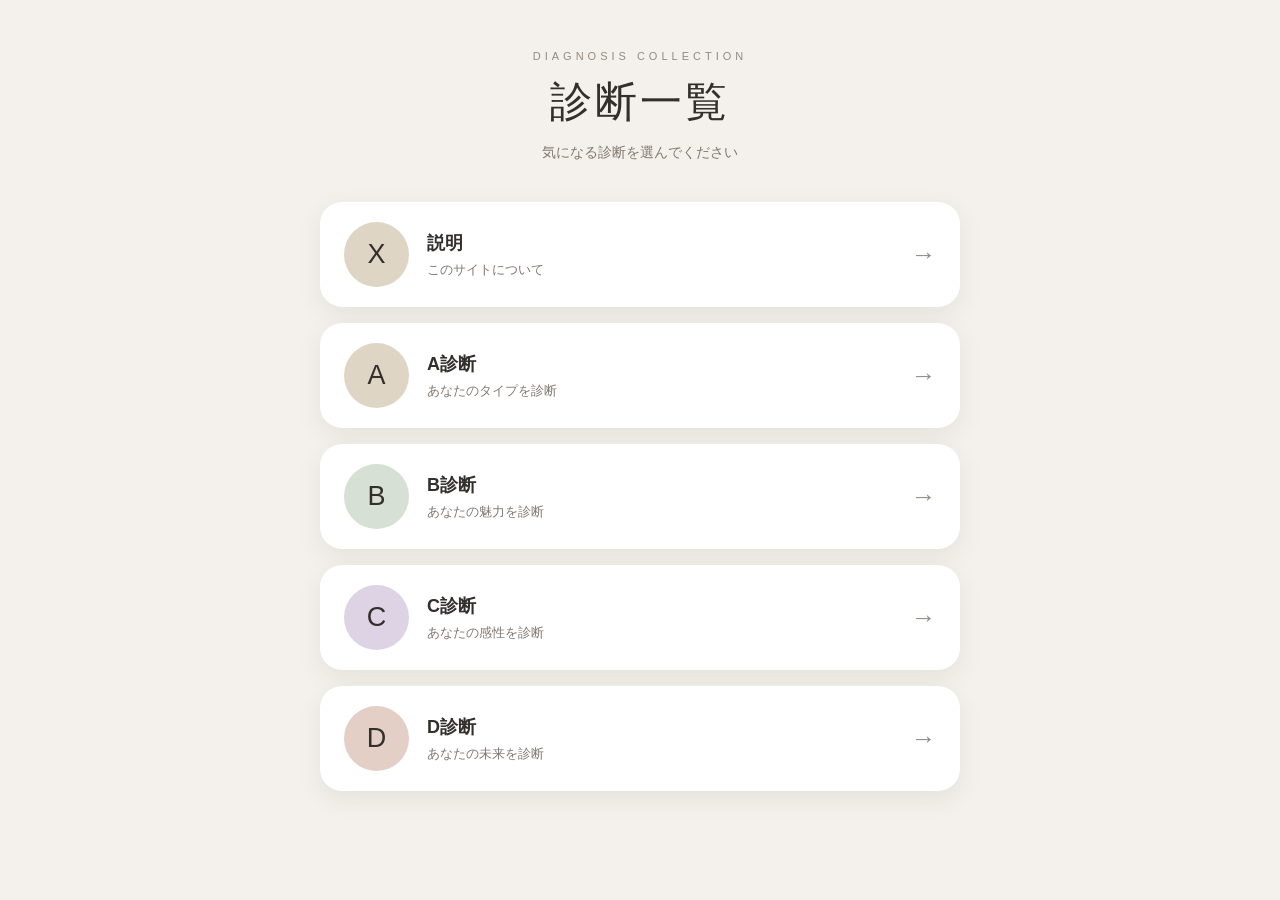
<file: index.html>
<!DOCTYPE html>
<html lang="ja">
<head>
  <meta charset="UTF-8">
  <meta name="viewport" content="width=device-width, initial-scale=1.0">
  <title>診断一覧</title>
  <link rel="stylesheet" href="index.css">
</head>

<body>

  <main class="home">

    <header class="home-header">
      <p class="eyebrow">DIAGNOSIS COLLECTION</p>
      <h1>診断一覧</h1>
      <p>気になる診断を選んでください</p>
    </header>


    <section class="menu">

      <a href="X/X1.html" class="menu-card card-a">
        <span class="letter">X</span>
        <div>
          <h2>説明</h2>
          <p>
          このサイトについて
          </p>
        </div>
        <span class="arrow">→</span>
      </a>
      
      <a href="A/A1.html" class="menu-card card-a">
        <span class="letter">A</span>
        <div>
          <h2>A診断</h2>
          <p>あなたのタイプを診断</p>
        </div>
        <span class="arrow">→</span>
      </a>


      <a href="B/B1.html" class="menu-card card-b">
        <span class="letter">B</span>
        <div>
          <h2>B診断</h2>
          <p>あなたの魅力を診断</p>
        </div>
        <span class="arrow">→</span>
      </a>


      <a href="C/C1.html" class="menu-card card-c">
        <span class="letter">C</span>
        <div>
          <h2>C診断</h2>
          <p>あなたの感性を診断</p>
        </div>
        <span class="arrow">→</span>
      </a>


      <a href="D/D1.html" class="menu-card card-d">
        <span class="letter">D</span>
        <div>
          <h2>D診断</h2>
          <p>あなたの未来を診断</p>
        </div>
        <span class="arrow">→</span>
      </a>

    </section>

  </main>

</body>
</html>
</file>
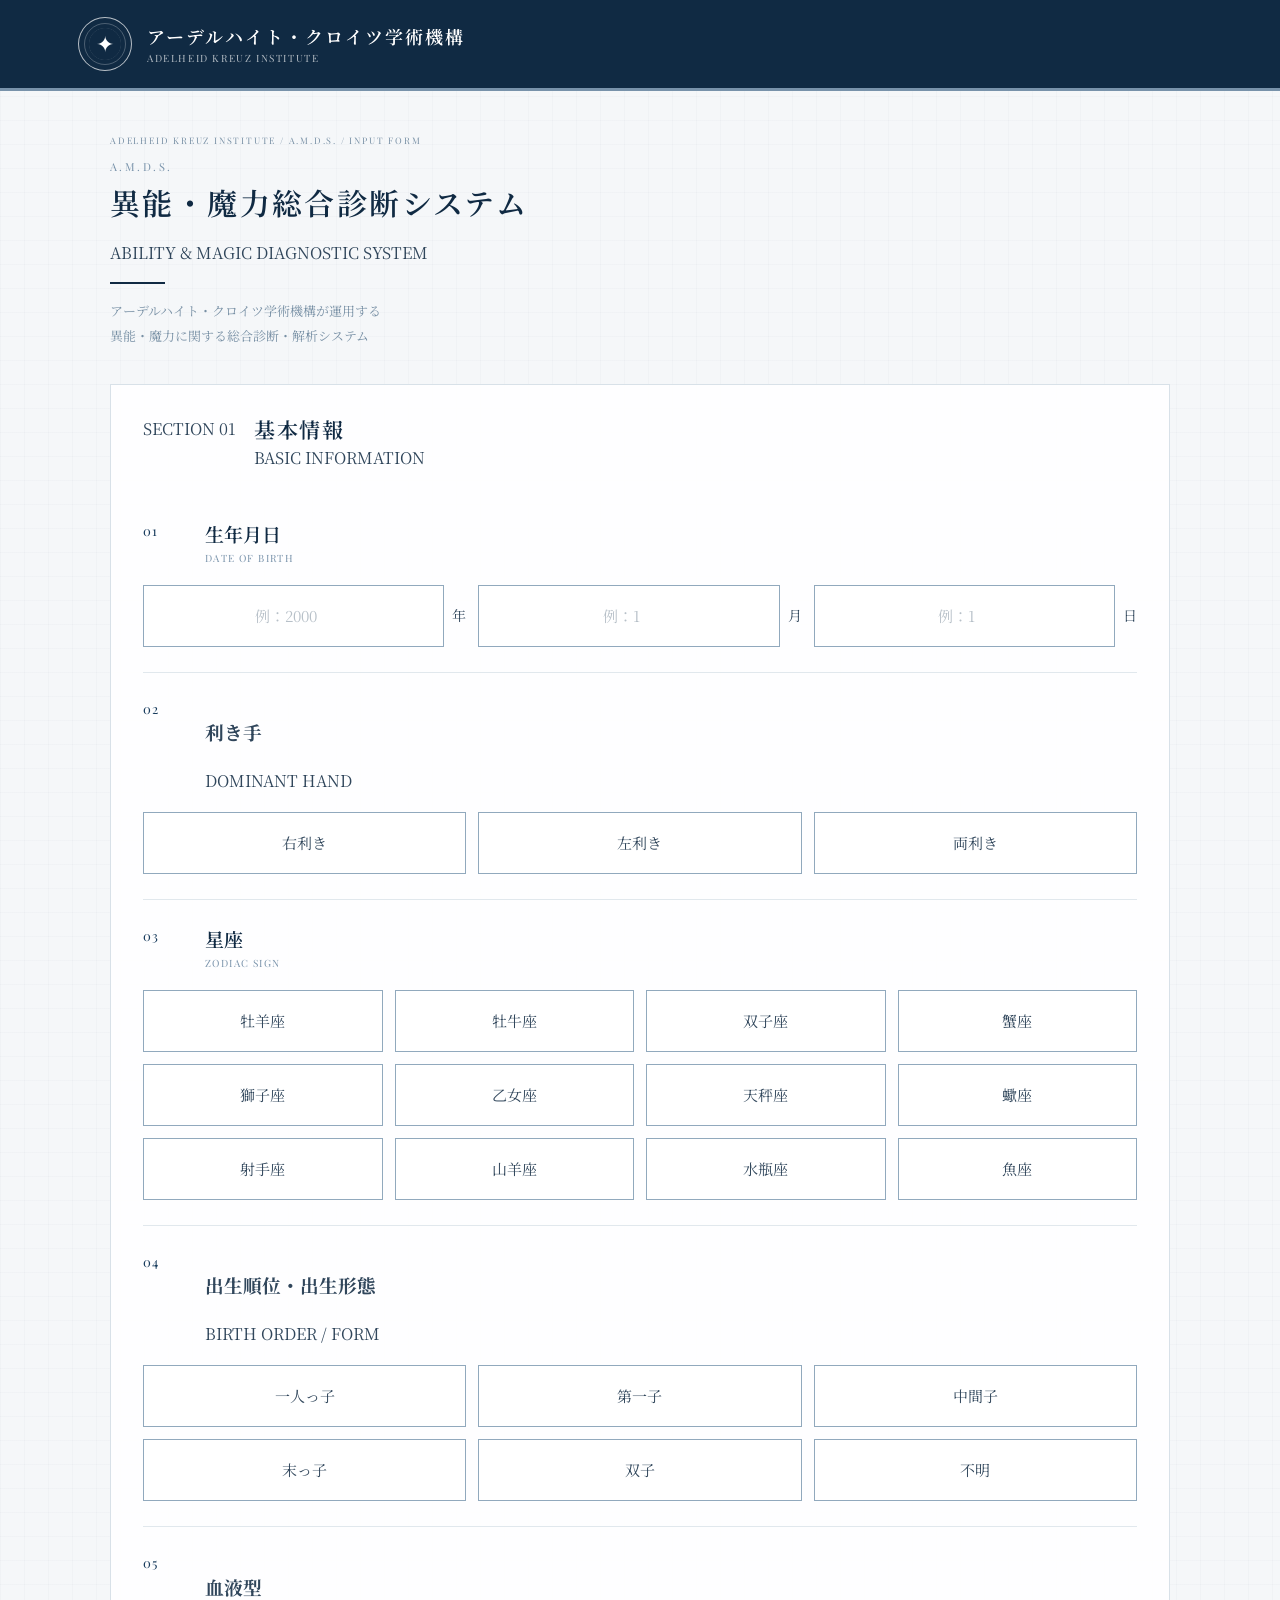
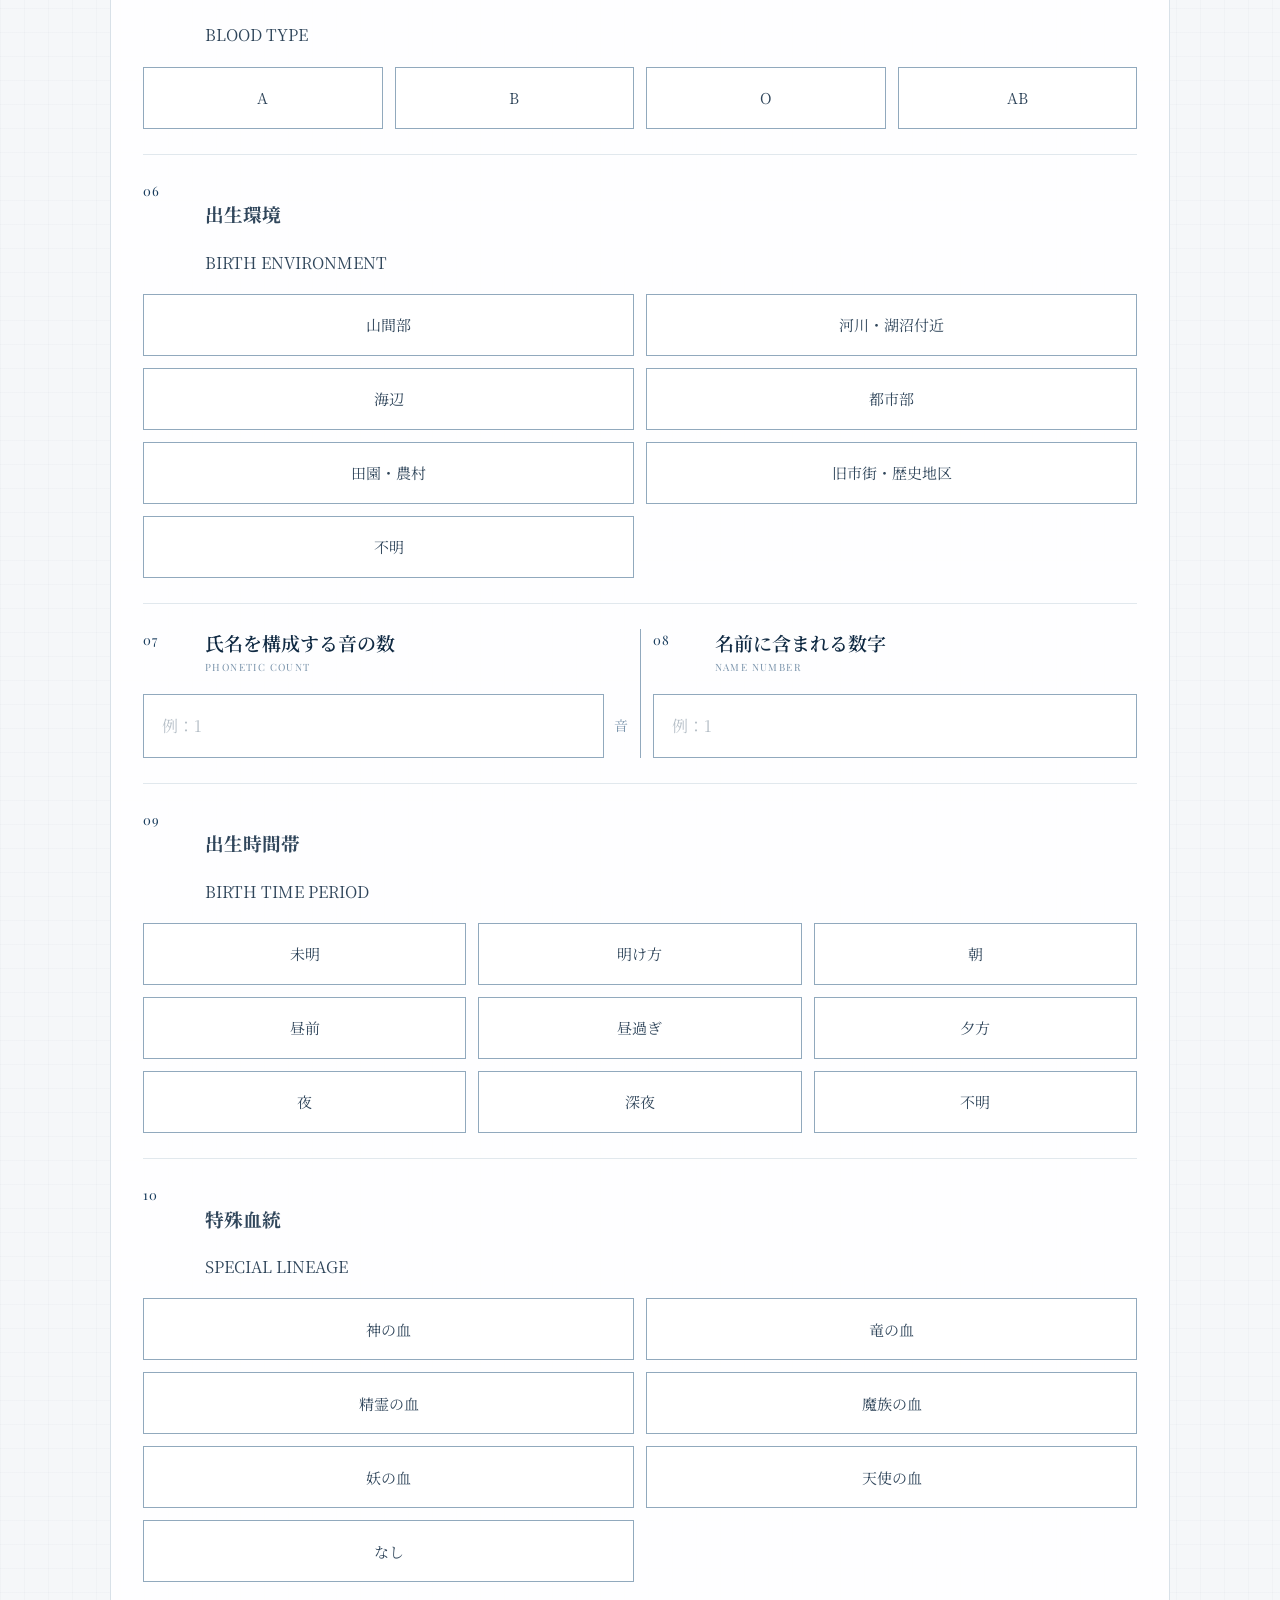
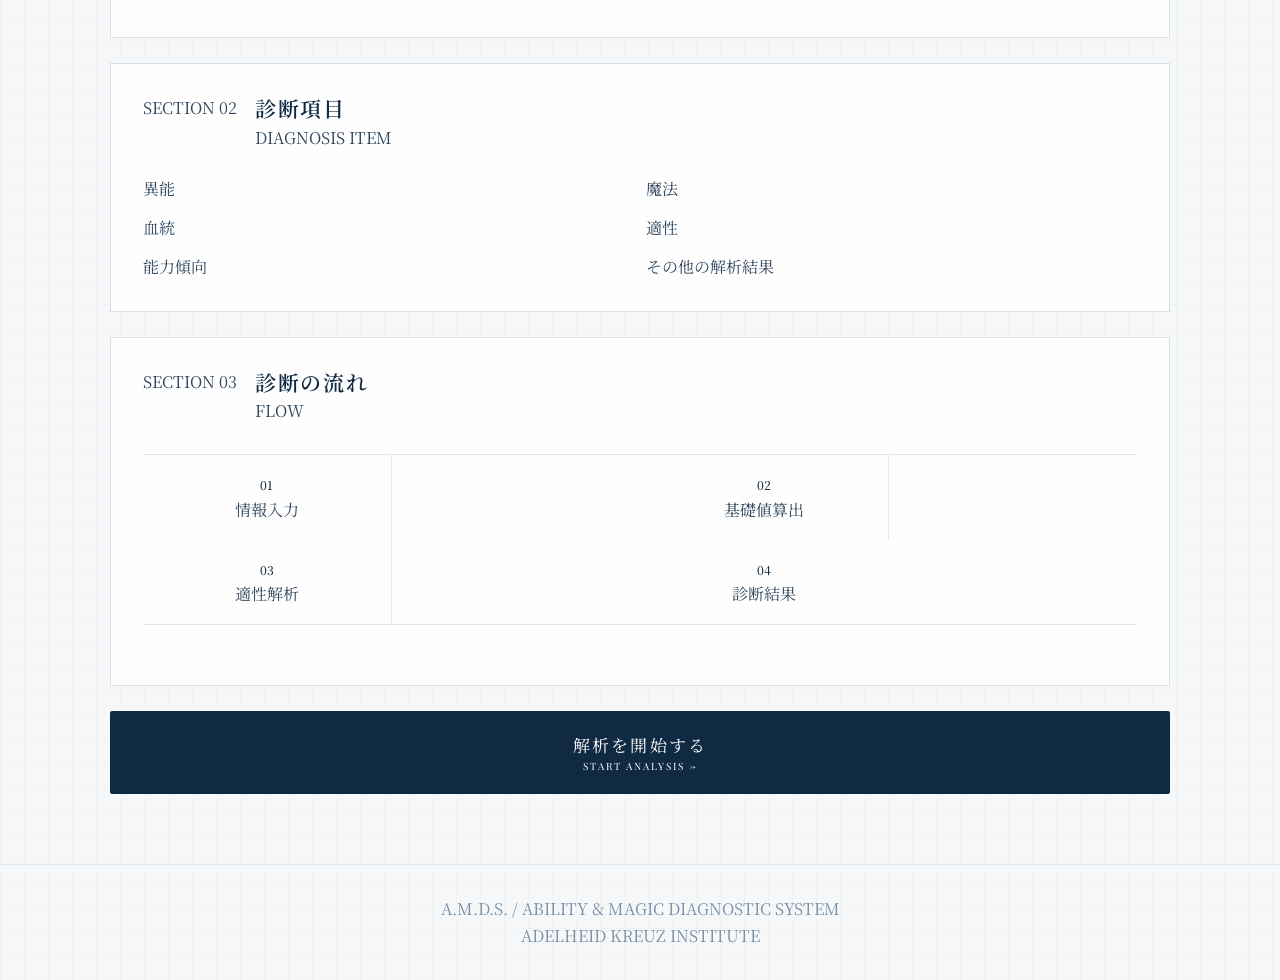
<file: A/A1.html>
<!DOCTYPE html>
<html lang="ja">
<head>
    <meta charset="UTF-8">
    <meta name="viewport" content="width=device-width, initial-scale=1.0">

    <title>A.M.D.S.｜異能・魔力総合診断システム</title>

    <link rel="stylesheet" href="A.css">
</head>

<body>

<header class="site-header">
    <div class="header-inner">

        <div class="institute-mark">
            <div class="emblem">✦</div>

            <div class="institute-name">
                <div class="jp-name">
                    アーデルハイト・クロイツ学術機構
                </div>

                <div class="en-name">
                    ADELHEID KREUZ INSTITUTE
                </div>
            </div>
        </div>

    </div>
</header>


<main class="page">

    <div class="document-heading">
        <span>ADELHEID KREUZ INSTITUTE</span>
        <span>/</span>
        <span>A.M.D.S.</span>
        <span>/</span>
        <span>INPUT FORM</span>
    </div>


    <section class="system-title">

        <div class="system-code">
            A.M.D.S.
        </div>

        <h1>
            異能・魔力総合診断システム
        </h1>

        <p>
            ABILITY &amp; MAGIC DIAGNOSTIC SYSTEM
        </p>

        <div class="title-line"></div>

        <p class="system-description">
            アーデルハイト・クロイツ学術機構が運用する<br>
            異能・魔力に関する総合診断・解析システム
        </p>

    </section>


    <form id="diagnosisForm">

        <!-- BASIC INFORMATION -->

        <section class="panel">

            <div class="section-heading">
                <div class="section-number">SECTION 01</div>

                <div>
                    <h2>基本情報</h2>
                    <span>BASIC INFORMATION</span>
                </div>
            </div>


            <!-- 01 -->

<div class="question">
    <div class="question-title">
        <span class="question-number">01</span>
        <div class="question-label">
            <strong>生年月日</strong>
            <small>DATE OF BIRTH</small>
        </div>
    </div>

    <div class="birth-date">
        <div class="birth-date-item">
            <input
                type="number"
                id="birthYear"
                min="1"
                max="9999"
                placeholder="例：2000"
            >
            <span>年</span>
        </div>

        <div class="birth-date-item">
            <input
                type="number"
                id="birthMonth"
                min="1"
                max="12"
                placeholder="例：1"
            >
            <span>月</span>
        </div>

        <div class="birth-date-item">
            <input
                type="number"
                id="birthDay"
                min="1"
                max="31"
                placeholder="例：1"
            >
            <span>日</span>
        </div>

        <!-- A.jsで使用する内部値 -->
        <input type="hidden" id="date">
    </div>
</div>

            <!-- 02 -->

            <div class="question">

                <div class="question-title">
                    <span class="question-number">02</span>

                    <div>
                        <h3>利き手</h3>
                        <span>DOMINANT HAND</span>
                    </div>
                </div>

                <div class="choice-grid three">
                    <label>
                        <input type="radio" name="hand" value="右利き" required>
                        <span>右利き</span>
                    </label>

                    <label>
                        <input type="radio" name="hand" value="左利き">
                        <span>左利き</span>
                    </label>

                    <label>
                        <input type="radio" name="hand" value="両利き">
                        <span>両利き</span>
                    </label>
                </div>

            </div>


            <!-- 03 -->

            <div class="question">
    <div class="question-title">
        <span class="question-number">03</span>
        <div class="question-label">
            <strong>星座</strong>
            <small>ZODIAC SIGN</small>
        </div>
    </div>

    <div class="choice-grid zodiac-grid">

        <label>
            <input type="radio" name="zodiacChoice" value="牡羊座">
            <span>牡羊座</span>
        </label>

        <label>
            <input type="radio" name="zodiacChoice" value="牡牛座">
            <span>牡牛座</span>
        </label>

        <label>
            <input type="radio" name="zodiacChoice" value="双子座">
            <span>双子座</span>
        </label>

        <label>
            <input type="radio" name="zodiacChoice" value="蟹座">
            <span>蟹座</span>
        </label>

        <label>
            <input type="radio" name="zodiacChoice" value="獅子座">
            <span>獅子座</span>
        </label>

        <label>
            <input type="radio" name="zodiacChoice" value="乙女座">
            <span>乙女座</span>
        </label>

        <label>
            <input type="radio" name="zodiacChoice" value="天秤座">
            <span>天秤座</span>
        </label>

        <label>
            <input type="radio" name="zodiacChoice" value="蠍座">
            <span>蠍座</span>
        </label>

        <label>
            <input type="radio" name="zodiacChoice" value="射手座">
            <span>射手座</span>
        </label>

        <label>
            <input type="radio" name="zodiacChoice" value="山羊座">
            <span>山羊座</span>
        </label>

        <label>
            <input type="radio" name="zodiacChoice" value="水瓶座">
            <span>水瓶座</span>
        </label>

        <label>
            <input type="radio" name="zodiacChoice" value="魚座">
            <span>魚座</span>
        </label>

    </div>

    <!-- A.jsで使用する内部値 -->
    <input type="hidden" id="zodiac">
</div>

            <!-- 04 -->

            <div class="question">

                <div class="question-title">
                    <span class="question-number">04</span>

                    <div>
                        <h3>出生順位・出生形態</h3>
                        <span>BIRTH ORDER / FORM</span>
                    </div>
                </div>

                <div class="choice-grid three">

                    <label>
                        <input type="radio" name="family" value="一人っ子" required>
                        <span>一人っ子</span>
                    </label>

                    <label>
                        <input type="radio" name="family" value="第一子">
                        <span>第一子</span>
                    </label>

                    <label>
                        <input type="radio" name="family" value="中間子">
                        <span>中間子</span>
                    </label>

                    <label>
                        <input type="radio" name="family" value="末っ子">
                        <span>末っ子</span>
                    </label>

                    <label>
                        <input type="radio" name="family" value="双子">
                        <span>双子</span>
                    </label>

                    <label>
                        <input type="radio" name="family" value="不明">
                        <span>不明</span>
                    </label>

                </div>

            </div>


            <!-- 05 -->

            <div class="question">

                <div class="question-title">
                    <span class="question-number">05</span>

                    <div>
                        <h3>血液型</h3>
                        <span>BLOOD TYPE</span>
                    </div>
                </div>

                <div class="choice-grid four">

                    <label>
                        <input type="radio" name="blood" value="A" required>
                        <span>A</span>
                    </label>

                    <label>
                        <input type="radio" name="blood" value="B">
                        <span>B</span>
                    </label>

                    <label>
                        <input type="radio" name="blood" value="O">
                        <span>O</span>
                    </label>

                    <label>
                        <input type="radio" name="blood" value="AB">
                        <span>AB</span>
                    </label>

                </div>

            </div>


            <!-- 06 -->

            <div class="question">

                <div class="question-title">
                    <span class="question-number">06</span>

                    <div>
                        <h3>出生環境</h3>
                        <span>BIRTH ENVIRONMENT</span>
                    </div>
                </div>

                <div class="choice-grid two">

                    <label>
                        <input type="radio" name="origin" value="山間部" required>
                        <span>山間部</span>
                    </label>

                    <label>
                        <input type="radio" name="origin" value="河川・湖沼付近">
                        <span>河川・湖沼付近</span>
                    </label>

                    <label>
                        <input type="radio" name="origin" value="海辺">
                        <span>海辺</span>
                    </label>

                    <label>
                        <input type="radio" name="origin" value="都市部">
                        <span>都市部</span>
                    </label>

                    <label>
                        <input type="radio" name="origin" value="田園・農村">
                        <span>田園・農村</span>
                    </label>

                    <label>
                        <input type="radio" name="origin" value="旧市街・歴史地区">
                        <span>旧市街・歴史地区</span>
                    </label>

                    <label>
                        <input type="radio" name="origin" value="不明">
                        <span>不明</span>
                    </label>

                </div>

            </div>


            <!-- 07 / 08 -->

            <div class="numeric-row">

    <div class="numeric-question">

        <div class="question-title">
            <span class="question-number">07</span>

            <div class="question-label">
                <strong>氏名を構成する音の数</strong>
                <small>PHONETIC COUNT</small>
            </div>
        </div>

        <div class="numeric-input-wrap">
            <input
                type="number"
                id="phonetic"
                class="numeric-input"
                min="0"
                inputmode="numeric"
                placeholder="例：1"
            >
            <span class="numeric-unit">音</span>
        </div>

    </div>


    <div class="numeric-question">

        <div class="question-title">
            <span class="question-number">08</span>

            <div class="question-label">
                <strong>名前に含まれる数字</strong>
                <small>NAME NUMBER</small>
            </div>
        </div>

        <div class="numeric-input-wrap">
            <input
                type="number"
                id="nameNumber"
                class="numeric-input"
                min="0"
                inputmode="numeric"
                placeholder="例：1"
            >
        </div>

    </div>

</div>

            <!-- 09 -->

            <div class="question">

                <div class="question-title">
                    <span class="question-number">09</span>

                    <div>
                        <h3>出生時間帯</h3>
                        <span>BIRTH TIME PERIOD</span>
                    </div>
                </div>

                <div class="choice-grid three">

                    <label>
                        <input type="radio" name="time" value="未明" required>
                        <span>未明</span>
                    </label>

                    <label>
                        <input type="radio" name="time" value="明け方">
                        <span>明け方</span>
                    </label>

                    <label>
                        <input type="radio" name="time" value="朝">
                        <span>朝</span>
                    </label>

                    <label>
                        <input type="radio" name="time" value="昼前">
                        <span>昼前</span>
                    </label>

                    <label>
                        <input type="radio" name="time" value="昼過ぎ">
                        <span>昼過ぎ</span>
                    </label>

                    <label>
                        <input type="radio" name="time" value="夕方">
                        <span>夕方</span>
                    </label>

                    <label>
                        <input type="radio" name="time" value="夜">
                        <span>夜</span>
                    </label>

                    <label>
                        <input type="radio" name="time" value="深夜">
                        <span>深夜</span>
                    </label>

                    <label>
                        <input type="radio" name="time" value="不明">
                        <span>不明</span>
                    </label>

                </div>

            </div>


            <!-- 10 -->

            <div class="question">

                <div class="question-title">
                    <span class="question-number">10</span>

                    <div>
                        <h3>特殊血統</h3>
                        <span>SPECIAL LINEAGE</span>
                    </div>
                </div>

                <div class="choice-grid two">

                    <label>
                        <input type="radio" name="lineage" value="神の血" required>
                        <span>神の血</span>
                    </label>

                    <label>
                        <input type="radio" name="lineage" value="竜の血">
                        <span>竜の血</span>
                    </label>

                    <label>
                        <input type="radio" name="lineage" value="精霊の血">
                        <span>精霊の血</span>
                    </label>

                    <label>
                        <input type="radio" name="lineage" value="魔族の血">
                        <span>魔族の血</span>
                    </label>

                    <label>
                        <input type="radio" name="lineage" value="妖の血">
                        <span>妖の血</span>
                    </label>

                    <label>
                        <input type="radio" name="lineage" value="天使の血">
                        <span>天使の血</span>
                    </label>

                    <label>
                        <input type="radio" name="lineage" value="なし">
                        <span>なし</span>
                    </label>

                </div>

            </div>

        </section>


        <!-- DIAGNOSIS ITEM -->

        <section class="panel">

            <div class="section-heading">
                <div class="section-number">SECTION 02</div>

                <div>
                    <h2>診断項目</h2>
                    <span>DIAGNOSIS ITEM</span>
                </div>
            </div>

            <div class="diagnosis-list">

                <div>異能</div>
                <div>魔法</div>
                <div>血統</div>
                <div>適性</div>
                <div>能力傾向</div>
                <div>その他の解析結果</div>

            </div>

        </section>


        <!-- FLOW -->

        <section class="panel">

            <div class="section-heading">
                <div class="section-number">SECTION 03</div>

                <div>
                    <h2>診断の流れ</h2>
                    <span>FLOW</span>
                </div>
            </div>

            <div class="flow">

                <div class="flow-item">
                    <strong>01</strong>
                    <span>情報入力</span>
                </div>

                <div class="flow-line"></div>

                <div class="flow-item">
                    <strong>02</strong>
                    <span>基礎値算出</span>
                </div>

                <div class="flow-line"></div>

                <div class="flow-item">
                    <strong>03</strong>
                    <span>適性解析</span>
                </div>

                <div class="flow-line"></div>

                <div class="flow-item">
                    <strong>04</strong>
                    <span>診断結果</span>
                </div>

            </div>

        </section>


        <button type="submit" class="start-button">

            <span>
                解析を開始する
            </span>

            <strong>START ANALYSIS →</strong>

        </button>

    </form>

</main>


<footer class="site-footer">
    <div>
        A.M.D.S. / ABILITY &amp; MAGIC DIAGNOSTIC SYSTEM
    </div>

    <div>
        ADELHEID KREUZ INSTITUTE
    </div>
</footer>


<script src="A.js"></script>

</body>
</html>
</file>
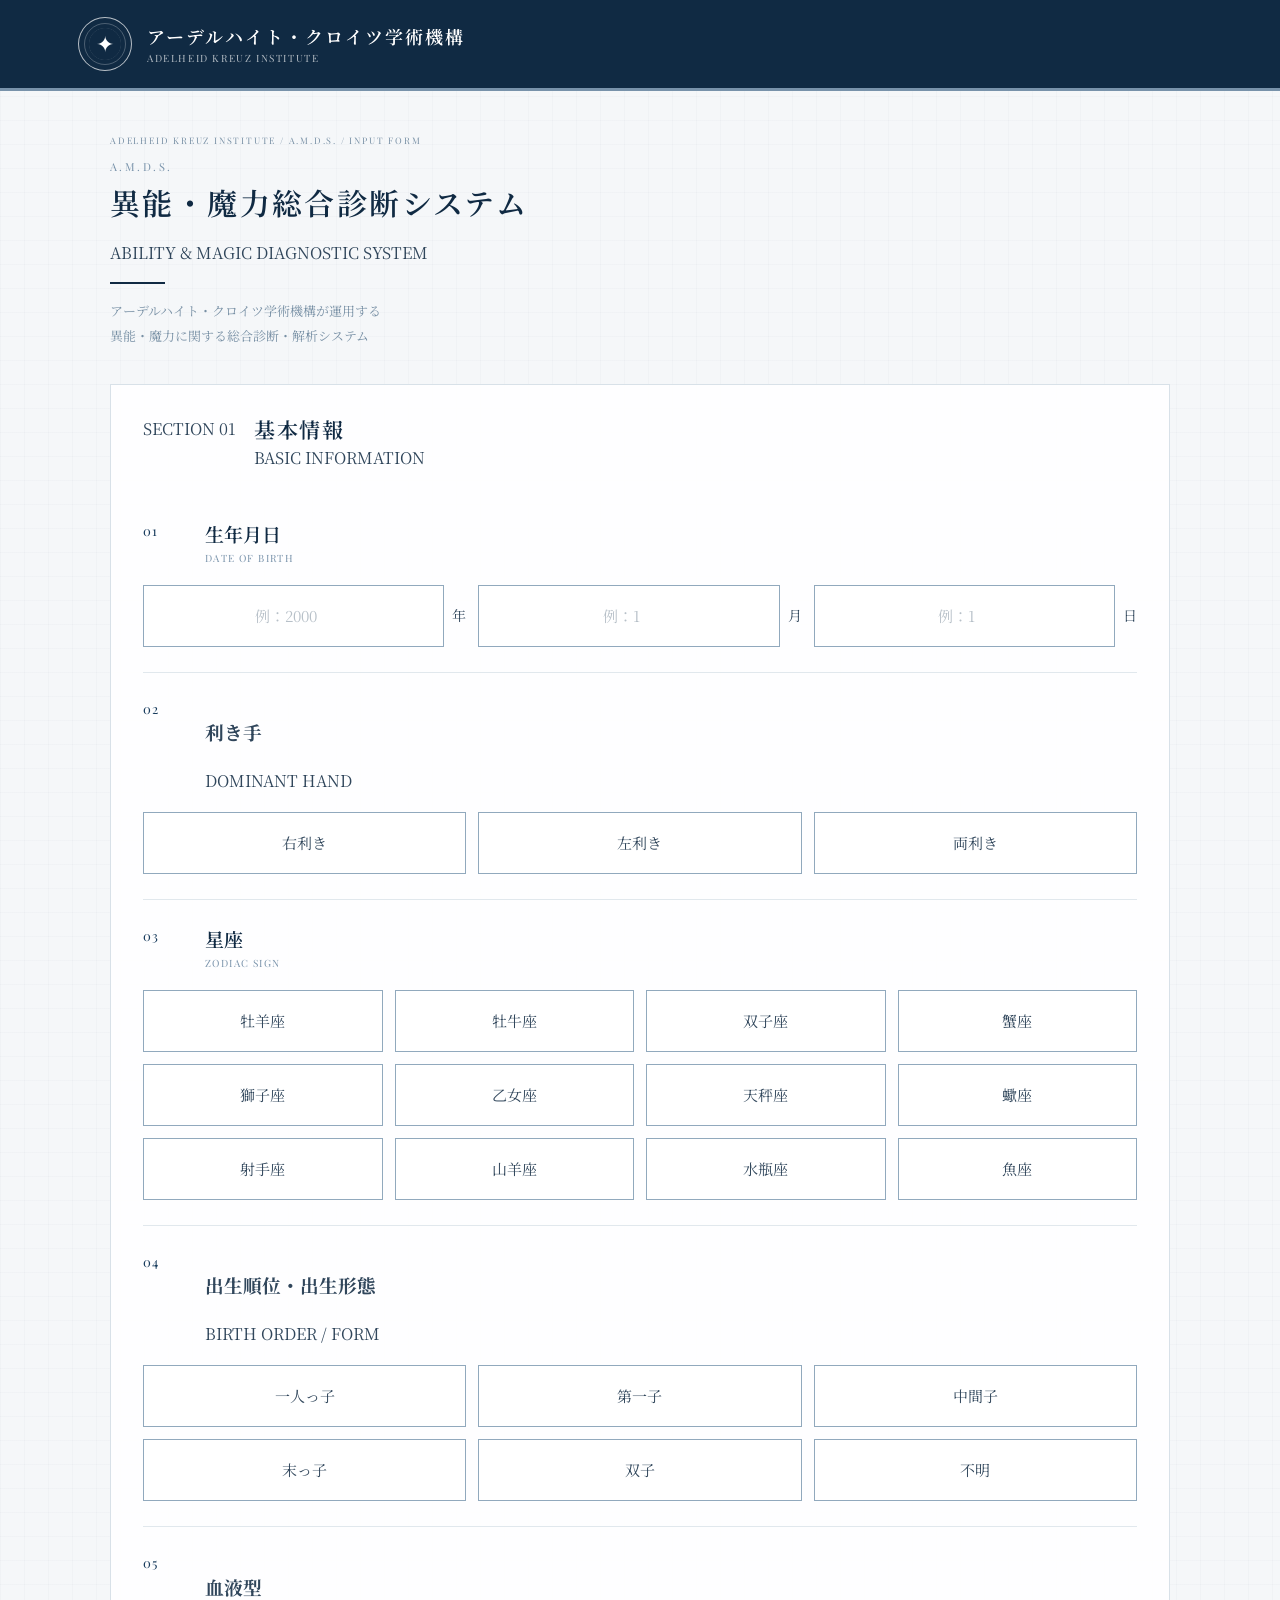
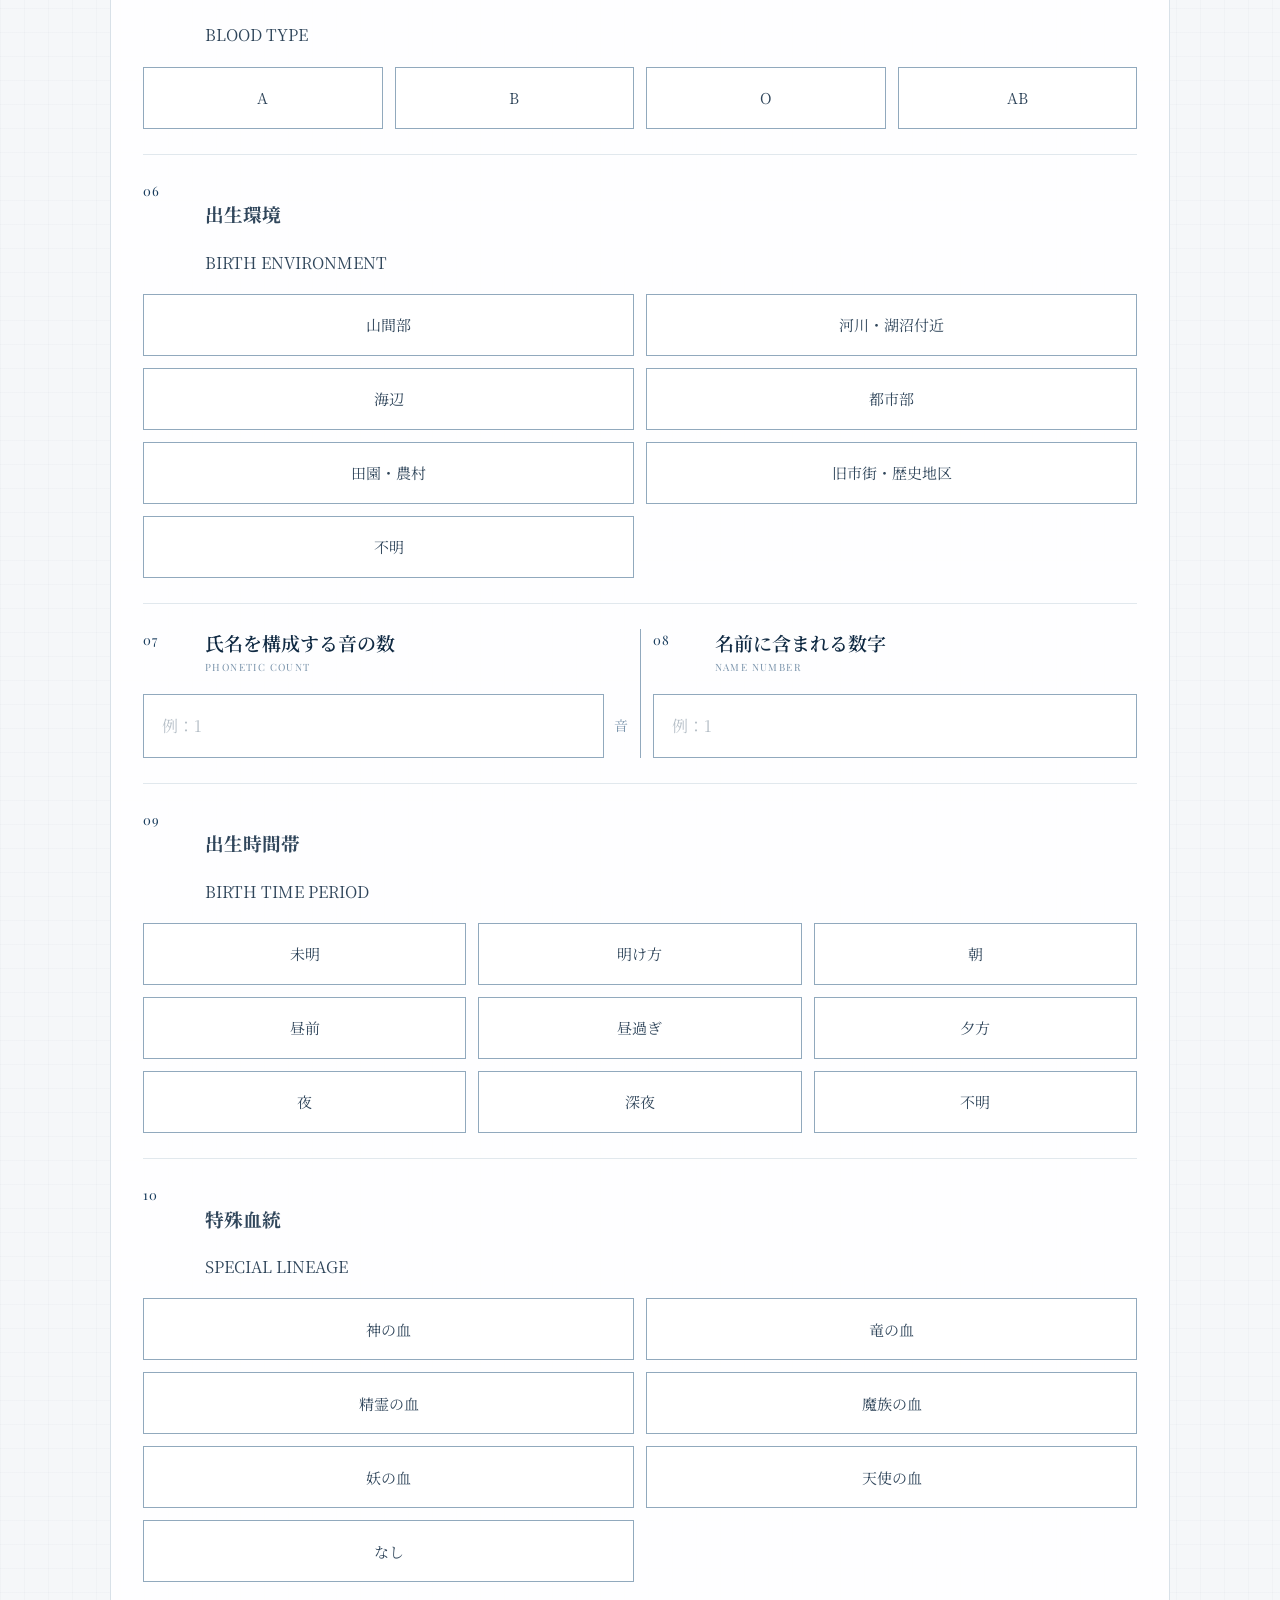
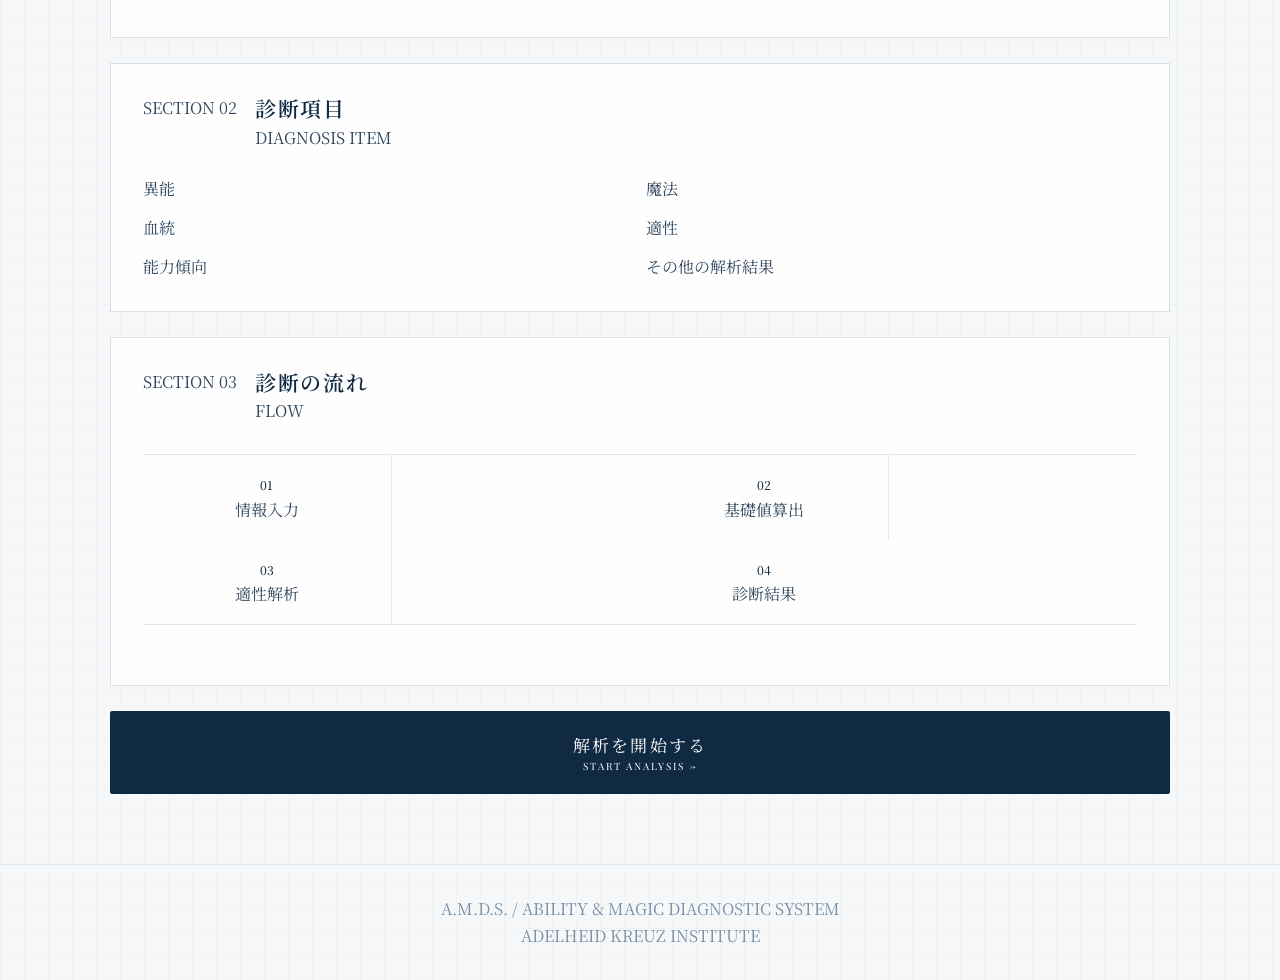
<file: A/A2.html>
<!DOCTYPE html>
<html lang="ja">

<head>

  <meta charset="UTF-8">

  <meta
    name="viewport"
    content="width=device-width, initial-scale=1.0"
  >

  <title>
    解析結果 | アーデルハイト・クロイツ学術機構
  </title>

  <link
    rel="stylesheet"
    href="A2.css"
  >

  <script
    src="A.js"
    defer
  ></script>

</head>


<body>


<main class="result-page">


  <!-- =====================================================
       ヘッダー
  ====================================================== -->

  <header class="document-header">

    <div class="header-left">

      <p class="institution-name">
        アーデルハイト・クロイツ学術機構
      </p>

      <p class="institution-subtitle">
        応用研究部門 / データ研究部
      </p>

    </div>


    <div class="header-right">

      <p class="document-type">
        ANALYSIS REPORT
      </p>

      <span class="document-status">
        機密指定資料
      </span>

    </div>

  </header>


  <!-- =====================================================
       文書メタ情報
  ====================================================== -->

  <div class="document-meta">

    <div>

      <span class="meta-label">
        解析対象者ID
      </span>

      <strong id="analysisId">
        A-000000
      </strong>

    </div>


    <div>

      <span class="meta-label">
        解析区分
      </span>

      <strong>
        Important, but Not Urgent
      </strong>

    </div>


    <div>

      <span class="meta-label">
        閲覧権限
      </span>

      <strong>
        LEVEL-3 研究員限定
      </strong>

      <p>
        本書は極めて重要な個人情報のため第三者による無許可の持ち出しを禁ずる。<br>
        診断対象者本人による診断結果およびその他の関連情報の開示については任意とする。
      </p>

    </div>

  </div>


  <!-- =====================================================
       タイトル
  ====================================================== -->

  <section class="report-title">

    <p class="eyebrow">
      CONFIDENTIAL RESEARCH DOCUMENT
    </p>

    <h1>
      解析結果報告書
    </h1>

    <p>
      A.M.D.S. による異能・魔力総合解析結果を記録する。
    </p>

    <div class="document-number">
      文書管理番号　A-000000
    </div>

  </section>


  <!-- =====================================================
       Ⅰ 登録情報・基礎データ
  ====================================================== -->

  <section class="report-group">

    <div class="report-group-heading">

      <span class="report-group-number">
        Ⅰ
      </span>

      <div>

        <span class="report-group-label">
          REGISTRATION / BASIC DATA
        </span>

        <h2>
          登録情報・基礎データ
        </h2>

      </div>

    </div>


    <!-- 01 基本情報 -->

    <section class="report-section">

      <div class="section-heading">

        <span class="section-number">
          01
        </span>

        <h2>
          基本情報
        </h2>

      </div>


      <div class="basic-information">


        <div class="official-row">

          <div class="official-label">

            <span>
              登録名
            </span>

            <small>
              REGISTERED NAME
            </small>

          </div>

          <div
            class="official-value"
            id="subjectName"
          >
            —
          </div>

        </div>


        <div class="official-row">

          <div class="official-label">

            <span>
              解析対象者番号
            </span>

            <small>
              SUBJECT ID
            </small>

          </div>

          <div
            class="official-value"
            id="analysisSubjectId"
          >
            —
          </div>

        </div>


        <div class="official-row">

          <div class="official-label">

            <span>
              生年月日
            </span>

            <small>
              DATE OF BIRTH
            </small>

          </div>

          <div
            class="official-value"
            id="birthDate"
          >
            —
          </div>

        </div>


        <div class="official-row">

          <div class="official-label">

            <span>
              血液型
            </span>

            <small>
              BLOOD TYPE
            </small>

          </div>

          <div
            class="official-value"
            id="bloodType"
          >
            —
          </div>

        </div>


        <div class="official-row">

          <div class="official-label">

            <span>
              出身傾向
            </span>

            <small>
              ORIGIN
            </small>

          </div>

          <div
            class="official-value"
            id="originType"
          >
            —
          </div>

        </div>


        <div class="official-row">

          <div class="official-label">

            <span>
              星座
            </span>

            <small>
              ZODIAC
            </small>

          </div>

          <div
            class="official-value"
            id="zodiac"
          >
            —
          </div>

        </div>


        <div class="official-row">

          <div class="official-label">

            <span>
              家族関係
            </span>

            <small>
              FAMILY
            </small>

          </div>

          <div
            class="official-value"
            id="familyType"
          >
            —
          </div>

        </div>


        <div class="official-row">

          <div class="official-label">

            <span>
              利き手
            </span>

            <small>
              HANDEDNESS
            </small>

          </div>

          <div
            class="official-value"
            id="handedness"
          >
            —
          </div>

        </div>


        <div class="official-row">

          <div class="official-label">

            <span>
              出生時間
            </span>

            <small>
              BIRTH TIME
            </small>

          </div>

          <div
            class="official-value"
            id="birthTime"
          >
            —
          </div>

        </div>


      </div>

    </section>

  </section>


  <!-- =====================================================
       Ⅱ 総合解析
  ====================================================== -->

  <section class="report-group">

    <div class="report-group-heading">

      <span class="report-group-number">
        Ⅱ
      </span>

      <div>

        <span class="report-group-label">
          GENERAL ANALYSIS
        </span>

        <h2>
          総合解析
        </h2>

      </div>

    </div>


    <!-- 02 総合評価 -->

    <section class="report-section">

      <div class="section-heading">

        <span class="section-number">
          02
        </span>

        <h2>
          総合評価
        </h2>

      </div>


      <div class="overall-evaluation">


        <div class="evaluation-main">

          <span class="evaluation-label">
            GENERAL RANK
          </span>

          <strong id="overallRank">
            —
          </strong>

          <p id="overallDescription">
            —
          </p>

        </div>


        <div class="evaluation-sub">

          <div>

            <span>
              総合スコア
            </span>

            <strong id="overallScore">
              —
            </strong>

          </div>


          <div>

            <span>
              解析信頼度
            </span>

            <strong id="analysisReliability">
              —
            </strong>

          </div>

        </div>

      </div>

    </section>


    <!-- 03 基礎能力値 -->

    <section class="report-section">

      <div class="section-heading">

        <span class="section-number">
          03
        </span>

        <h2>
          基礎能力値
        </h2>

      </div>


      <div class="ability-grid">


        <div class="ability-item">

          <div class="ability-top">

            <span class="ability-code">
              POW
            </span>

            <span class="ability-name">
              異能力出力
            </span>

            <strong id="powValue">
              —
            </strong>

          </div>

          <div class="ability-bar">
            <span
              id="powBar"
              style="width: 0%;"
            ></span>
          </div>

        </div>


        <div class="ability-item">

          <div class="ability-top">

            <span class="ability-code">
              MAG
            </span>

            <span class="ability-name">
              魔力容量
            </span>

            <strong id="magValue">
              —
            </strong>

          </div>

          <div class="ability-bar">
            <span
              id="magBar"
              style="width: 0%;"
            ></span>
          </div>

        </div>


        <div class="ability-item">

          <div class="ability-top">

            <span class="ability-code">
              CON
            </span>

            <span class="ability-name">
              制御精度
            </span>

            <strong id="conValue">
              —
            </strong>

          </div>

          <div class="ability-bar">
            <span
              id="conBar"
              style="width: 0%;"
            ></span>
          </div>

        </div>


        <div class="ability-item">

          <div class="ability-top">

            <span class="ability-code">
              SPD
            </span>

            <span class="ability-name">
              発動速度
            </span>

            <strong id="spdValue">
              —
            </strong>

          </div>

          <div class="ability-bar">
            <span
              id="spdBar"
              style="width: 0%;"
            ></span>
          </div>

        </div>


        <div class="ability-item">

          <div class="ability-top">

            <span class="ability-code">
              RGE
            </span>

            <span class="ability-name">
              射程
            </span>

            <strong id="rgeValue">
              —
            </strong>

          </div>

          <div class="ability-bar">
            <span
              id="rgeBar"
              style="width: 0%;"
            ></span>
          </div>

        </div>


        <div class="ability-item">

          <div class="ability-top">

            <span class="ability-code">
              DUR
            </span>

            <span class="ability-name">
              持続力
            </span>

            <strong id="durValue">
              —
            </strong>

          </div>

          <div class="ability-bar">
            <span
              id="durBar"
              style="width: 0%;"
            ></span>
          </div>

        </div>


        <div class="ability-item">

          <div class="ability-top">

            <span class="ability-code">
              RES
            </span>

            <span class="ability-name">
              魔法耐性
            </span>

            <strong id="resValue">
              —
            </strong>

          </div>

          <div class="ability-bar">
            <span
              id="resBar"
              style="width: 0%;"
            ></span>
          </div>

        </div>


        <div class="ability-item">

          <div class="ability-top">

            <span class="ability-code">
              SEN
            </span>

            <span class="ability-name">
              感知能力
            </span>

            <strong id="senValue">
              —
            </strong>

          </div>

          <div class="ability-bar">
            <span
              id="senBar"
              style="width: 0%;"
            ></span>
          </div>

        </div>


        <div class="ability-item">

          <div class="ability-top">

            <span class="ability-code">
              STA
            </span>

            <span class="ability-name">
              精神安定性
            </span>

            <strong id="staValue">
              —
            </strong>

          </div>

          <div class="ability-bar">
            <span
              id="staBar"
              style="width: 0%;"
            ></span>
          </div>

        </div>


        <div class="ability-item">

          <div class="ability-top">

            <span class="ability-code">
              SYN
            </span>

            <span class="ability-name">
              異能・魔法相乗性
            </span>

            <strong id="synValue">
              —
            </strong>

          </div>

          <div class="ability-bar">
            <span
              id="synBar"
              style="width: 0%;"
            ></span>
          </div>

        </div>


      </div>


      <div class="ability-summary">

        <div class="ability-summary-item">

          <span class="ability-summary-label">
            平均値
          </span>

          <strong id="abilityAverage">
            —
          </strong>

        </div>


        <div class="ability-summary-item">

          <span class="ability-summary-label">
            最高値
          </span>

          <strong id="abilityMaximum">
            —
          </strong>

        </div>


        <div class="ability-summary-item">

          <span class="ability-summary-label">
            最低値
          </span>

          <strong id="abilityMinimum">
            —
          </strong>

        </div>

      </div>

    </section>


    <!-- =================================================
         04 危険度および属性適性
    ================================================== -->

    <section class="report-section">

      <div class="section-heading">

        <span class="section-number">
          04
        </span>

        <h2>
          危険度および属性適性
        </h2>

      </div>


      <div class="classification-grid">


        <!-- 危険度 -->

<div class="classification-card danger-card">

  <span class="classification-label">
    危険度
  </span>

  <strong
    id="dangerRank"
    class="danger-rank"
  >
    未判定
  </strong>

  <p id="dangerDescription">
    異能力・魔法が周囲へ及ぼす危険性を解析します。
  </p>


  <div class="danger-result">

    <div class="danger-metric">

      <span>
        危険度
      </span>

      <strong id="dangerLevel">
        未判定
      </strong>

    </div>


    <div class="danger-metric">

      <span>
        暴走率
      </span>

      <strong id="rampageRate">
        未判定
      </strong>

    </div>

  </div>

</div>

        <!-- 属性適性 

        <div class="classification-card">

          <span class="classification-label">
            属性適性
          </span>

          <strong id="attributeType">
            未判定
          </strong>

          <p id="attributeDescription">
            診断結果に基づき、属性適性の型を判定します。
          </p>

        </div>

-->

      </div>

    </section>

  </section>


  <!-- =====================================================
       Ⅲ 魔法解析
  ====================================================== -->

  <section class="report-group">

    <div class="report-group-heading">

      <span class="report-group-number">
        Ⅲ
      </span>

      <div>

        <span class="report-group-label">
          MAGIC ANALYSIS
        </span>

        <h2>
          魔法解析
        </h2>

      </div>

    </div>


    <!-- 05 魔法属性 -->

    <section class="report-section">

      <div class="section-heading">

        <span class="section-number">
          05
        </span>

        <h2>
          魔法属性
        </h2>

      </div>


      <div class="magic-attribute-grid">


        <div class="classification-card magic-main-card">

          <span class="classification-label">
            主属性
          </span>

          <strong id="mainMagicAttribute">
            —
          </strong>

          <p id="mainMagicDescription">
            —
          </p>

        </div>


        <div class="classification-card magic-ban-card">

          <span class="classification-label">
            禁属性
          </span>

          <strong id="forbiddenMagicAttribute">
            —
          </strong>

          <p id="forbiddenMagicDescription">
            —
          </p>

        </div>


      </div>


      <div class="magic-detail">

        <div class="subsection-heading">

          <span>
            ATTRIBUTE ANALYSIS
          </span>

          <h3>
            その他詳細
          </h3>

        </div>


        <div class="magic-detail-content">

          <div class="detail-line">

            <span>
              魔法属性
            </span>

            <strong id="magicAttribute">
              —
            </strong>

          </div>

          <p id="magicDescription">
            —
          </p>

        </div>

      </div>

    </section>

  </section>


  <!-- =====================================================
       Ⅳ 異能力解析
  ====================================================== -->

  <section class="report-group">

    <div class="report-group-heading">

      <span class="report-group-number">
        Ⅳ
      </span>

      <div>

        <span class="report-group-label">
          ABILITY ANALYSIS
        </span>

        <h2>
          異能力解析
        </h2>

      </div>

    </div>


    <!-- 06 固有能力 -->

    <section class="report-section">

      <div class="section-heading">

        <span class="section-number">
          06
        </span>

        <h2>
          固有能力
        </h2>

      </div>


      <div class="unique-ability">

        <h3 id="uniqueAbilityName">
          —
        </h3>

        <p id="uniqueAbilityDescription">
          —
        </p>


        <div class="ability-detail-grid">


          <div class="classification-card">

            <span class="classification-label">
              危険度
            </span>

            <strong id="abilityActivationMethod">
              —
            </strong>

            <p id="abilityActivationDescription">
              —
            </p>

          </div>


          <div class="classification-card">

            <span class="classification-label">
              希少度
            </span>

            <strong id="abilityDangerLevel">
              —
            </strong>

            <p id="abilityDangerDescription">
              —
            </p>

          </div>


        </div>


        <div class="ability-essence-details">

          <div class="subsection-heading">

            <span>
              ABILITY ESSENCE
            </span>

            <h3>
              その他詳細 / 8つの本質
            </h3>

          </div>


          <div class="essence-grid">


            <div class="essence-item">

              <span>
                01 属性
              </span>

              <strong id="essence1">
                未解析
              </strong>

            </div>


            <div class="essence-item">

              <span>
                02 発動方式
              </span>

              <strong id="essence2">
                未解析
              </strong>

            </div>


            <div class="essence-item">

              <span>
                03 未決定
              </span>

              <strong id="essence3">
                未解析
              </strong>

            </div>


            <div class="essence-item">

              <span>
                04 未決定
              </span>

              <strong id="essence4">
                未解析
              </strong>

            </div>


            <div class="essence-item">

              <span>
                05 未決定
              </span>

              <strong id="essence5">
                未解析
              </strong>

            </div>


            <div class="essence-item">

              <span>
                06 未決定
              </span>

              <strong id="essence6">
                未解析
              </strong>

            </div>


            <div class="essence-item">

              <span>
                07 未決定
              </span>

              <strong id="essence7">
                未解析
              </strong>

            </div>


            <div class="essence-item">

              <span>
                08 未決定
              </span>

              <strong id="essence8">
                未解析
              </strong>

            </div>


          </div>

        </div>

      </div>

    </section>

  </section>


  <!-- =====================================================
       Ⅴ 総合所見・指針
  ====================================================== -->

  <section class="report-group">

    <div class="report-group-heading">

      <span class="report-group-number">
        Ⅴ
      </span>

      <div>

        <span class="report-group-label">
          GENERAL FINDINGS / GUIDANCE
        </span>

        <h2>
          総合所見・指針
        </h2>

      </div>

    </div>


    <!-- 07 総合所見 -->

    <section class="report-section">

      <div class="section-heading">

        <span class="section-number">
          07
        </span>

        <h2>
          総合所見
        </h2>

      </div>


      <div class="comment-box">

        <p id="overallComment">
          —
        </p>

      </div>

    </section>


    <!-- 08 推奨事項 -->

    <section class="report-section">

      <div class="section-heading">

        <span class="section-number">
          08
        </span>

        <h2>
          推奨事項
        </h2>

      </div>


      <div class="recommendation-box">

        <ul id="recommendationList">

          <li>
            —
          </li>

          <li>
            —
          </li>

          <li>
            —
          </li>

        </ul>

      </div>

    </section>

  </section>


  <!-- =====================================================
       発行情報
  ====================================================== -->

  <footer class="document-footer">


    <div class="footer-information">

      <div>

        <span>
          発行日
        </span>

        <strong id="issueDate">
          —
        </strong>

      </div>

      <div>

        <span>
          運営
        </span>

        <strong id="researcherName">
          応用研究部門 / データ研究部 / 解析課
        </strong>

      </div>

    </div>


    <div class="signature-area">


      <div class="research-seal">

        <span>
          CONFIDENTIAL
        </span>

        <strong>
          機密文書
        </strong>

        <small>

          <script>
            const sealToday = new Date();

            const sealYear = sealToday.getFullYear();
            const sealMonth = sealToday.getMonth() + 1;
            const sealDay = sealToday.getDate();

            document.write(
              sealYear +
              "/" +
              sealMonth +
              "/" +
              sealDay
            );
          </script>

        </small>

      </div>


      <div class="signature">

        <span>
          解析担当者
        </span>

        <strong id="researcherSignature">
          —
        </strong>

        <div class="signature-line"></div>

      </div>

    </div>


    <div class="barcode-area">

      <div
        class="barcode"
        aria-hidden="true"
      >

        <span></span>
        <span></span>
        <span></span>
        <span></span>
        <span></span>
        <span></span>
        <span></span>
        <span></span>
        <span></span>
        <span></span>
        <span></span>
        <span></span>
        <span></span>
        <span></span>
        <span></span>
        <span></span>
        <span></span>
        <span></span>
        <span></span>
        <span></span>
        <span></span>
        <span></span>
        <span></span>
        <span></span>
        <span></span>
        <span></span>
        <span></span>

      </div>


      <p id="barcodeText">
        —
      </p>

    </div>



    <p class="confidential-note">
      本資料は架空の解析記録です。  </dr>
      A.M.D.S. / Adelheid Kreuz Institute / CONFIDENTIAL
    </p>

  </footer>


  <!-- =====================================================
       操作ボタン
  ====================================================== -->

  <div class="result-actions">

    <a
      href="A1.html"
      class="action-button secondary-button"
    >
      入力画面へ戻る
    </a>

    <a
      href="A3.html"
      class="action-button primary-button"
    >
      詳細解析を見る
    </a>

  </div>


</main>


<footer class="page-footer">

  <p>
    A.M.D.S. — Ability &amp; Magic Diagnostic System
  </p>

</footer>


<script>

  const issueDate =
    document.getElementById("issueDate");

  if (issueDate) {

    const today =
      new Date();

    issueDate.textContent =
      today.getFullYear() +
      "年" +
      String(today.getMonth() + 1) +
      "月" +
      String(today.getDate()) +
      "日";

  }

</script>


</body>

</html>
</file>
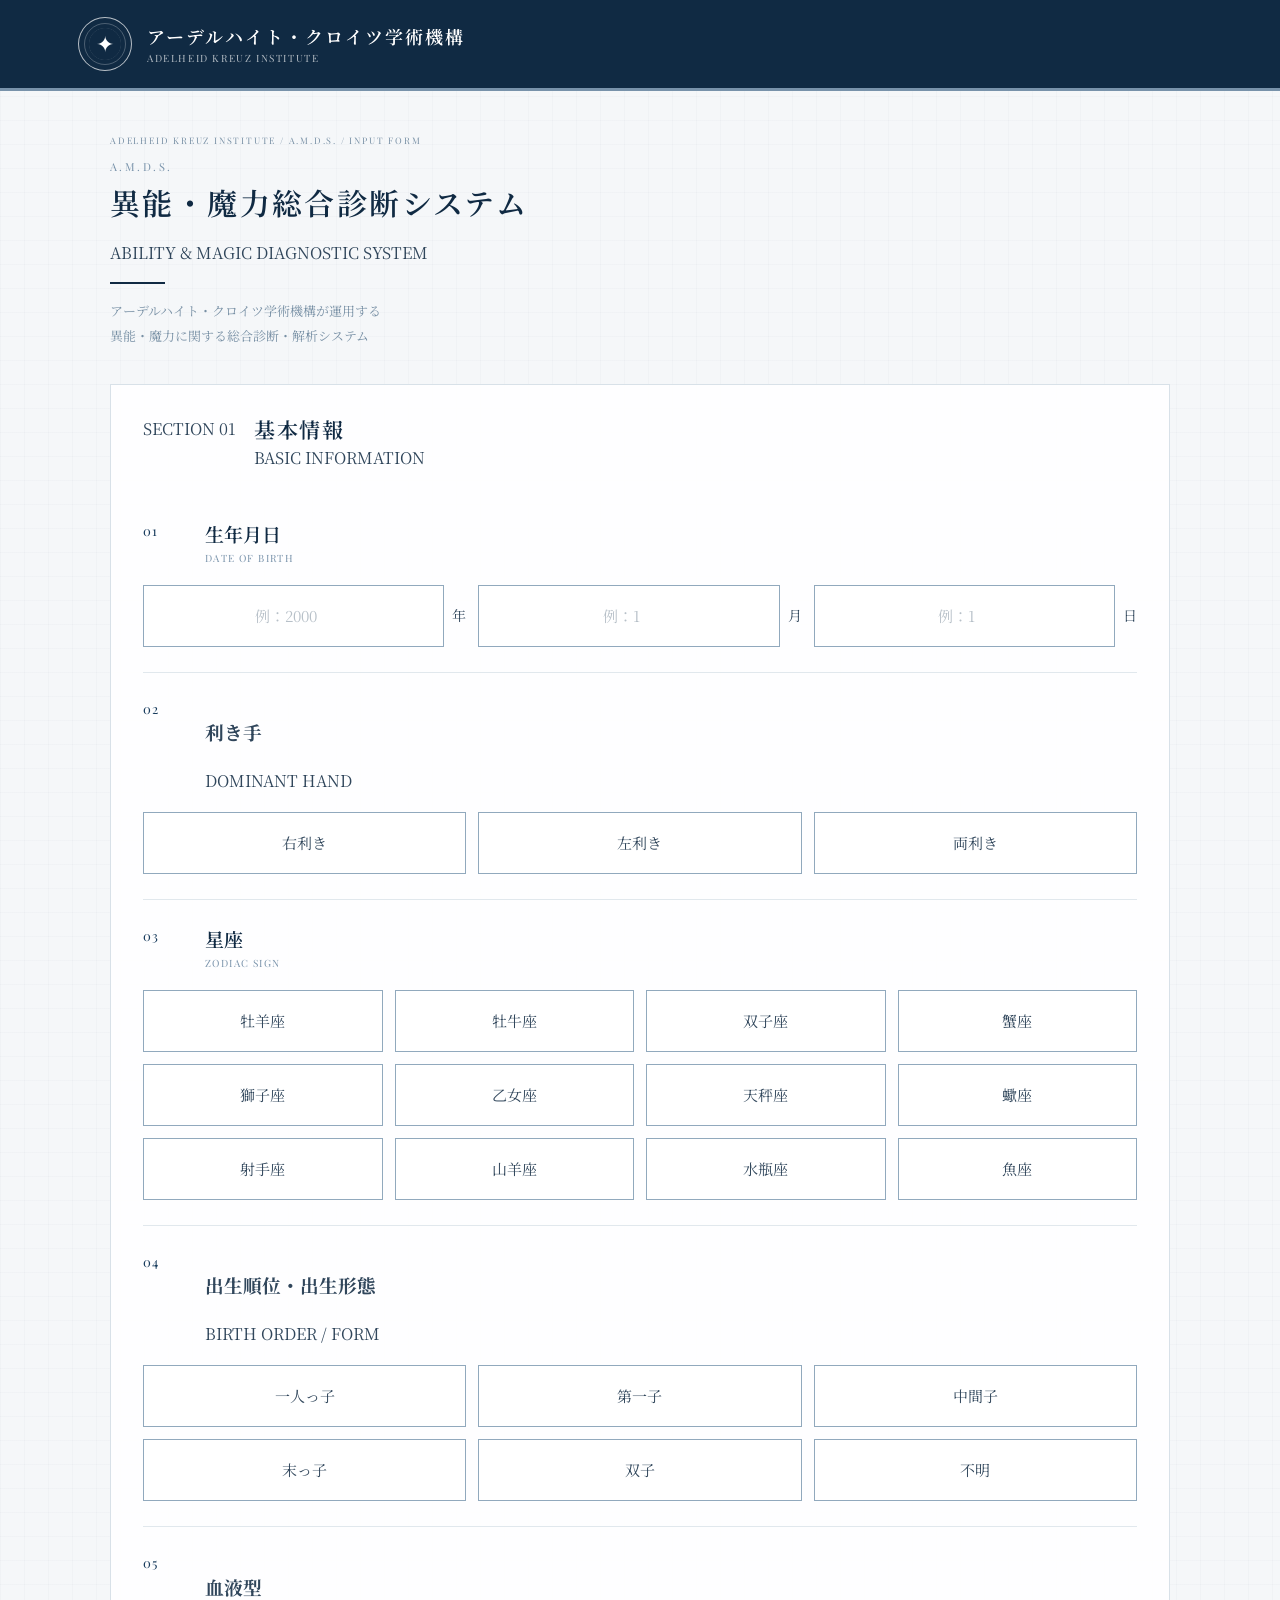
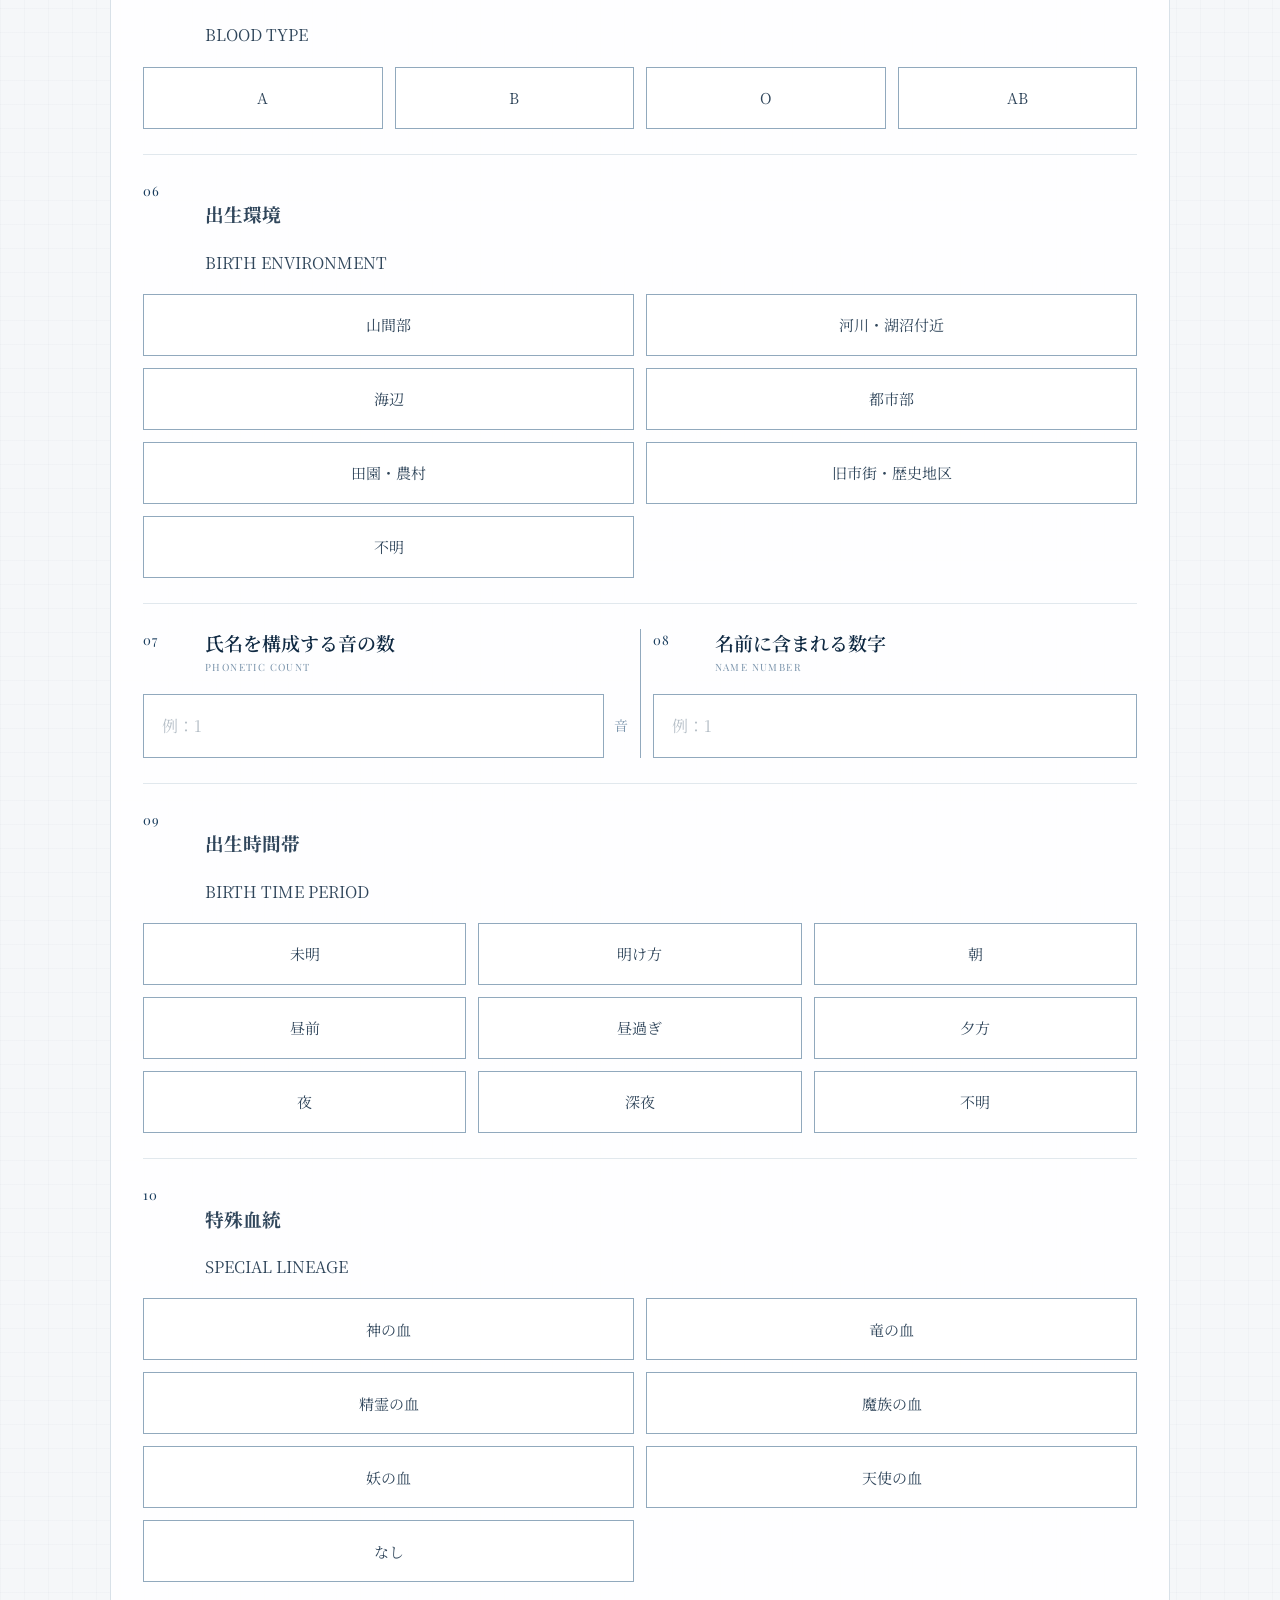
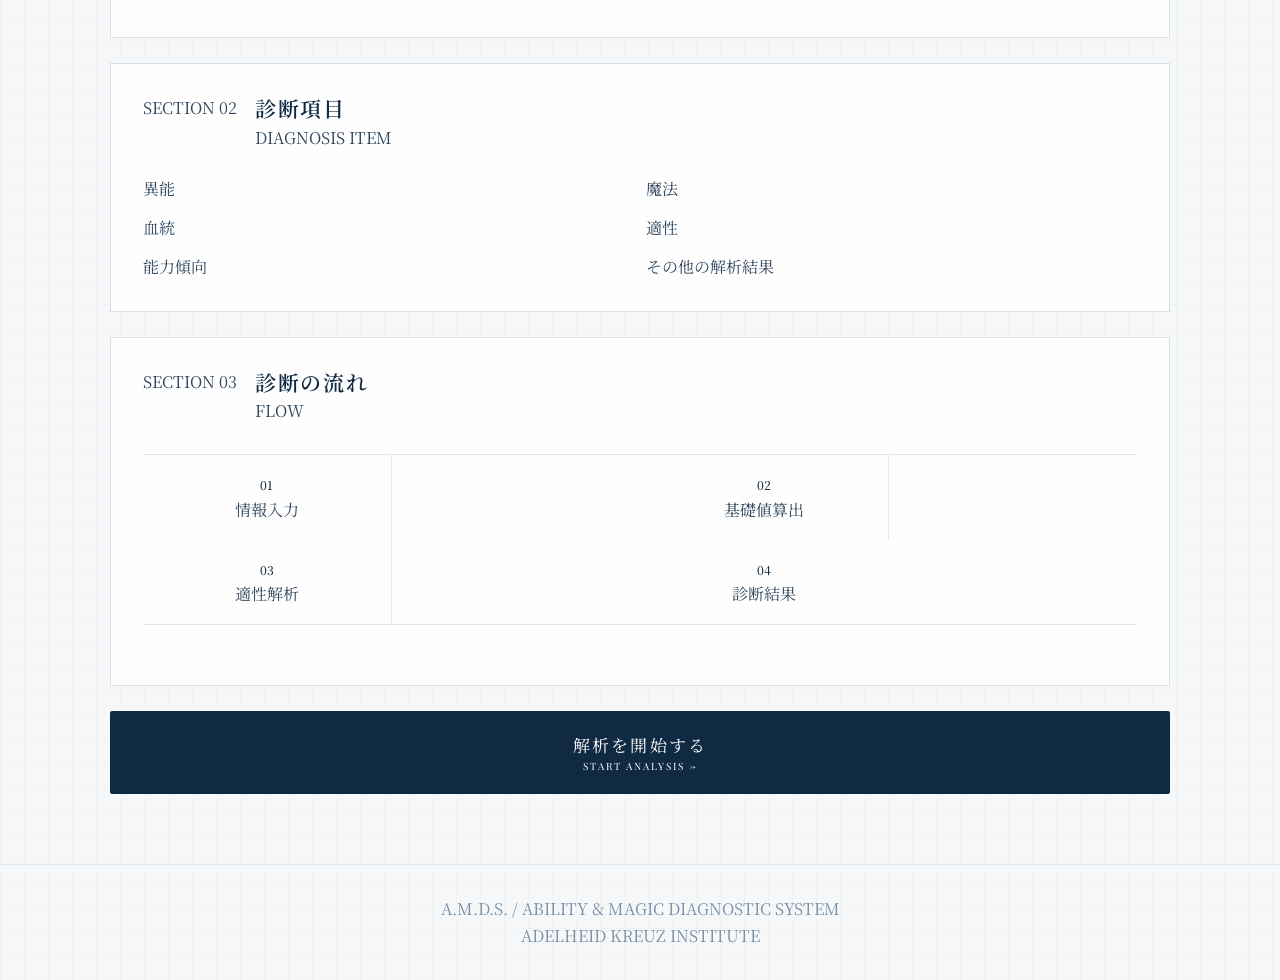
<file: A/A3.html>
<!DOCTYPE html>
<html lang="ja">
<head>
    <meta charset="UTF-8">
    <meta name="viewport" content="width=device-width, initial-scale=1.0">

    <title>A.M.D.S.｜詳細解析</title>

    <link rel="stylesheet" href="A.css">
</head>

<body>

<header class="site-header">
    <div class="header-inner">

        <div class="institute-mark">
            <div class="emblem">✦</div>

            <div class="institute-name">
                <div class="jp-name">
                    アーデルハイト・クロイツ学術機構
                </div>

                <div class="en-name">
                    ADELHEID KREUZ INSTITUTE
                </div>
            </div>
        </div>

    </div>
</header>


<main class="page">

    <div class="document-heading">
        <span>ADELHEID KREUZ INSTITUTE</span>
        <span>/</span>
        <span>A.M.D.S.</span>
        <span>/</span>
        <span>DETAILED ANALYSIS</span>
    </div>


    <section class="report-header">

        <div class="system-code">
            A.M.D.S.
        </div>

        <h1>詳細解析</h1>

        <p>
            DETAILED ANALYSIS
        </p>

        <div class="report-id">
            REPORT ID :
            <span id="detailReportId">—</span>
        </div>

    </section>


    <section class="panel">

        <div class="section-heading">

            <div class="section-number">
                SECTION 01
            </div>

            <div>
                <h2>総合評価</h2>
                <span>GENERAL EVALUATION</span>
            </div>

        </div>


        <div class="large-result">

            <div class="large-result-label">
                DIAGNOSTIC RANK
            </div>

            <div id="detailGrade" class="large-result-value">
                —
            </div>

        </div>

    </section>


    <section class="panel">

        <div class="section-heading">

            <div class="section-number">
                SECTION 02
            </div>

            <div>
                <h2>入力記録</h2>
                <span>INPUT RECORD</span>
            </div>

        </div>


        <div class="record-list">

            <div>
                <span>生年月日</span>
                <strong id="detailDate">—</strong>
            </div>

            <div>
                <span>利き手</span>
                <strong id="detailHand">—</strong>
            </div>

            <div>
                <span>星座</span>
                <strong id="detailZodiac">—</strong>
            </div>

            <div>
                <span>出生順位・出生形態</span>
                <strong id="detailFamily">—</strong>
            </div>

            <div>
                <span>血液型</span>
                <strong id="detailBlood">—</strong>
            </div>

            <div>
                <span>出生環境</span>
                <strong id="detailOrigin">—</strong>
            </div>

            <div>
                <span>氏名を構成する音の数</span>
                <strong id="detailPhonetic">—</strong>
            </div>

            <div>
                <span>名前に含まれる数字</span>
                <strong id="detailNameNumber">—</strong>
            </div>

            <div>
                <span>出生時間帯</span>
                <strong id="detailTime">—</strong>
            </div>

            <div>
                <span>特殊血統</span>
                <strong id="detailLineage">—</strong>
            </div>

        </div>

    </section>


    <section class="panel">

        <div class="section-heading">

            <div class="section-number">
                SECTION 03
            </div>

            <div>
                <h2>解析項目</h2>
                <span>ANALYSIS ITEMS</span>
            </div>

        </div>


        <div class="analysis-grid">

            <div class="analysis-card">
                <span>ABILITY</span>
                <strong>異能</strong>
                <small>解析対象</small>
            </div>

            <div class="analysis-card">
                <span>MAGIC</span>
                <strong>魔法</strong>
                <small>解析対象</small>
            </div>

            <div class="analysis-card">
                <span>LINEAGE</span>
                <strong>血統</strong>
                <small>解析対象</small>
            </div>

            <div class="analysis-card">
                <span>APTITUDE</span>
                <strong>適性</strong>
                <small>解析対象</small>
            </div>

            <div class="analysis-card">
                <span>TENDENCY</span>
                <strong>能力傾向</strong>
                <small>解析対象</small>
            </div>

            <div class="analysis-card">
                <span>OTHER</span>
                <strong>その他</strong>
                <small>解析対象</small>
            </div>

        </div>

    </section>


    <section class="panel notice-panel">

        <div class="section-heading">

            <div class="section-number">
                SECTION 04
            </div>

            <div>
                <h2>研究記録</h2>
                <span>RESEARCH RECORD</span>
            </div>

        </div>

        <p class="research-text">
            本ページはA.M.D.S.によって生成された
            診断記録の詳細情報を表示するためのものです。
        </p>

    </section>


    <div class="navigation-buttons">

        <a href="A2.html" class="secondary-button">
            ← ANALYSIS REPORT
        </a>

        <a href="A1.html" class="secondary-button">
            INPUT FORM
        </a>

    </div>

</main>


<footer class="site-footer">

    <div>
        A.M.D.S. / ABILITY &amp; MAGIC DIAGNOSTIC SYSTEM
    </div>

    <div>
        ADELHEID KREUZ INSTITUTE
    </div>

</footer>


<script src="A.js"></script>

</body>
</html>
</file>
<file: index.css>
* {
  box-sizing: border-box;
}

body {
  margin: 0;
  min-height: 100vh;
  font-family:
    -apple-system,
    BlinkMacSystemFont,
    "Hiragino Kaku Gothic ProN",
    "Yu Gothic",
    sans-serif;

  background: #f4f1ec;
  color: #332f2b;
}

.home {
  width: min(680px, 100%);
  margin: auto;
  padding: 50px 20px 70px;
}

.home-header {
  text-align: center;
  margin-bottom: 40px;
}

.eyebrow {
  font-size: 11px;
  letter-spacing: 4px;
  color: #938a80;
  margin: 0 0 12px;
}

.home-header h1 {
  margin: 0;
  font-size: 42px;
  font-weight: 400;
  letter-spacing: 3px;
}

.home-header p:last-child {
  color: #81786f;
  font-size: 14px;
}

.menu {
  display: flex;
  flex-direction: column;
  gap: 16px;
}

.menu-card {
  position: relative;
  display: flex;
  align-items: center;
  gap: 18px;

  min-height: 105px;
  padding: 18px 24px;

  text-decoration: none;
  color: inherit;

  background: white;
  border-radius: 22px;

  box-shadow: 0 8px 25px rgba(60, 50, 40, 0.08);

  transition: transform .2s ease;
}

.menu-card:hover {
  transform: translateY(-3px);
}

.letter {
  width: 65px;
  height: 65px;

  display: flex;
  align-items: center;
  justify-content: center;

  border-radius: 50%;

  font-size: 27px;
  font-weight: 500;
}

.card-a .letter {
  background: #ded5c5;
}

.card-b .letter {
  background: #d6e0d4;
}

.card-c .letter {
  background: #ddd3e5;
}

.card-d .letter {
  background: #e4cfc7;
}

.menu-card h2 {
  margin: 0 0 6px;
  font-size: 18px;
}

.menu-card p {
  margin: 0;
  color: #827970;
  font-size: 13px;
}

.arrow {
  margin-left: auto;
  font-size: 25px;
  color: #968b81;
}

@media (max-width: 480px) {

  .home {
    padding-top: 35px;
  }

  .home-header h1 {
    font-size: 36px;
  }

  .menu-card {
    min-height: 92px;
  }

  .letter {
    width: 56px;
    height: 56px;
    font-size: 23px;
  }
}
</file>
<file: A/A.css>
@import url('https://fonts.googleapis.com/css2?family=Noto+Serif+JP:wght@400;500;600;700&family=Playfair+Display:wght@400;500;600&display=swap');

:root {
    --navy: #102A43;
    --navy-light: #173B5C;
    --blue-gray: #7892AA;
    --line: #E1E8ED;
    --line-dark: #91A9BD;
    --paper: #FFFFFF;
    --background: #F5F7F9;
    --text: #30465B;
    --muted: #7890A5;
    --white: #FFFFFF;
}

* {
    box-sizing: border-box;
}

html {
    scroll-behavior: smooth;
}

body {
    margin: 0;
    padding: 0;
    color: var(--text);
    background:
        linear-gradient(rgba(16, 42, 67, 0.018) 1px, transparent 1px),
        linear-gradient(90deg, rgba(16, 42, 67, 0.018) 1px, transparent 1px),
        var(--background);
    background-size: 24px 24px;
    font-family: "Noto Serif JP", serif;
    line-height: 1.7;
}

/* ==============================
   HEADER
============================== */

.site-header {
    width: 100%;
    background: var(--navy);
    border-bottom: 3px solid var(--blue-gray);
    color: var(--white);
}

.header-inner {
    max-width: 1180px;
    min-height: 88px;
    margin: 0 auto;
    padding: 14px 28px;

    display: flex;
    align-items: center;
    justify-content: space-between;
    gap: 25px;
}

/* 左側：紋章＋組織名 */

.institute-mark {
    display: flex;
    align-items: center;
    gap: 15px;
    min-width: 0;
}

/* 紋章 */

.emblem {
    width: 54px;
    height: 54px;
    flex: 0 0 54px;

    display: flex;
    align-items: center;
    justify-content: center;

    position: relative;

    border: 1px solid rgba(255, 255, 255, 0.7);
    border-radius: 50%;

    color: var(--white);
    font-family: "Playfair Display", Georgia, serif;
    font-size: 22px;
    letter-spacing: 0;

    background:
        radial-gradient(
            circle at center,
            transparent 42%,
            rgba(255, 255, 255, 0.08) 43%,
            transparent 45%
        );
}

/* 紋章の外側に細い観測円 */

.emblem::before {
    content: "";
    position: absolute;
    inset: 5px;
    border: 1px solid rgba(255, 255, 255, 0.25);
    border-radius: 50%;
}

/* 組織名 */

.institute-name {
    min-width: 0;
}

.institute-name .jp-name {
    margin: 0;

    color: var(--white);
    font-size: 18px;
    font-weight: 600;
    letter-spacing: 0.12em;
    line-height: 1.35;
}

.institute-name .en-name {
    margin-top: 3px;

    color: rgba(255, 255, 255, 0.68);
    font-family: "Playfair Display", Georgia, serif;
    font-size: 10px;
    letter-spacing: 0.16em;
    line-height: 1.2;
}

/* ヘッダー右側 */

.site-header::after {
    content: "";
    display: block;
}

/* ==============================
   PAGE
============================== */

.page {
    width: min(100% - 44px, 1060px);
    margin: 0 auto;
    padding: 42px 0 70px;
}

/* ==============================
   DOCUMENT HEADING
============================== */

.document-heading {
    margin-bottom: 10px;

    color: var(--muted);
    font-family: "Playfair Display", Georgia, serif;
    font-size: 9px;
    letter-spacing: 0.2em;
    text-transform: uppercase;
}

.system-title {
    margin-bottom: 35px;
}

.system-code {
    margin-bottom: 4px;

    color: var(--blue-gray);
    font-family: "Playfair Display", Georgia, serif;
    font-size: 11px;
    letter-spacing: 0.22em;
}

.system-title h1 {
    margin: 0;

    color: var(--navy);
    font-size: 30px;
    font-weight: 600;
    letter-spacing: 0.08em;
    line-height: 1.4;
}

.title-line {
    width: 55px;
    height: 2px;
    margin: 15px 0;
    background: var(--navy);
}

.system-description {
    margin: 0;

    color: var(--muted);
    font-size: 13px;
    line-height: 1.9;
}

/* ==============================
   PANEL
============================== */

.panel {
    margin-bottom: 25px;
    padding: 30px 32px;

    background: rgba(255, 255, 255, 0.94);
    border: 1px solid #D8E1E8;
}

/* ==============================
   SECTION HEADING
============================== */

.section-heading {
    display: flex;
    align-items: flex-start;
    gap: 18px;

    margin-bottom: 24px;
}

.section-heading h2 {
    margin: 0;

    color: var(--navy);
    font-size: 21px;
    font-weight: 600;
    letter-spacing: 0.08em;
    line-height: 1.4;
}

.section-heading p {
    margin: 2px 0 0;

    color: var(--blue-gray);
    font-family: "Playfair Display", Georgia, serif;
    font-size: 10px;
    letter-spacing: 0.16em;
}

/* ==============================
   QUESTION
============================== */

.question {
    padding: 25px 0;
    border-bottom: 1px solid var(--line);
}

.question:first-child {
    padding-top: 0;
}

.question:last-child {
    border-bottom: none;
}

.question-title {
    display: flex;
    align-items: flex-start;
    gap: 24px;

    margin-bottom: 18px;
}

.question-number {
    flex: 0 0 38px;

    color: var(--navy-light);
    font-family: "Playfair Display", Georgia, serif;
    font-size: 13px;
    letter-spacing: 0.1em;
}

.question-label {
    min-width: 0;
}

.question-label strong {
    display: block;

    color: var(--navy);
    font-size: 19px;
    font-weight: 600;
    line-height: 1.45;
}

.question-label small {
    display: block;
    margin-top: 2px;

    color: var(--blue-gray);
    font-family: "Playfair Display", Georgia, serif;
    font-size: 10px;
    letter-spacing: 0.14em;
}

/* ==============================
   CHOICE BUTTONS
============================== */

.choice-grid {
    display: grid;
    gap: 12px;
}

.choice-grid.two {
    grid-template-columns: repeat(2, 1fr);
}

.choice-grid.three {
    grid-template-columns: repeat(3, 1fr);
}

.choice-grid.four {
    grid-template-columns: repeat(4, 1fr);
}

.choice-grid label {
    display: block;
    cursor: pointer;
}

.choice-grid input {
    position: absolute;
    width: 1px;
    height: 1px;
    opacity: 0;
    pointer-events: none;
}

.choice-grid label span {
    min-height: 62px;

    display: flex;
    align-items: center;
    justify-content: center;

    padding: 12px 14px;

    background: #FFFFFF;
    border: 1px solid var(--line-dark);

    color: var(--text);
    font-size: 15px;
    text-align: center;

    transition:
        background-color 0.12s ease,
        border-color 0.12s ease,
        color 0.12s ease,
        transform 0.08s ease,
        box-shadow 0.08s ease;
}

/* 選択されたボタン */

.choice-grid input:checked + span {
    background: var(--navy-light);
    border-color: var(--navy-light);
    color: var(--white);

    box-shadow:
        inset 0 2px 4px rgba(0, 0, 0, 0.18);
    
    transform: translateY(1px);
}

/* 押している瞬間 */

.choice-grid label:active span {
    background: #244B6A;
    border-color: #244B6A;
    color: var(--white);

    transform: translateY(2px);

    box-shadow:
        inset 0 3px 6px rgba(0, 0, 0, 0.22);
}

/* ==============================
   NUMERIC INPUT
============================== */

.numeric-row {
    display: grid;
    grid-template-columns: repeat(2, 1fr);
    gap: 25px;

    position: relative;

    padding: 25px 0;
    border-bottom: 1px solid var(--line);
}

.numeric-question {
    min-width: 0;
}

.numeric-input-wrap {
    display: flex;
    align-items: center;
    gap: 10px;
}

.numeric-input {
    width: 100%;
    height: 64px;

    padding: 10px 18px;

    border: 1px solid var(--line-dark);
    border-radius: 0;

    background: #FFFFFF;

    color: var(--text);
    font-family: "Noto Serif JP", serif;
    font-size: 16px;

    outline: none;
}

.numeric-input:focus {
    border-color: var(--navy);
    box-shadow: 0 0 0 1px var(--navy);
}

.numeric-input::placeholder {
    color: #B7C0C8;
}

.numeric-unit {
    flex: 0 0 auto;

    color: var(--blue-gray);
    font-size: 14px;
}

/* 07・08の間の縦線 */

.numeric-row::after {
    content: "";

    position: absolute;

    top: 25px;
    bottom: 25px;

    left: 50%;

    width: 1px;

    background: var(--line-dark);

    pointer-events: none;
}

/* ==============================
   DIAGNOSIS
============================== */

.diagnosis-list {
    display: grid;
    grid-template-columns: repeat(2, 1fr);
    gap: 12px;
}

.diagnosis-item {
    padding: 18px 20px;

    border: 1px solid var(--line);
    background: #FAFBFC;
}

.diagnosis-item strong {
    display: block;

    color: var(--navy);
    font-size: 15px;
}

.diagnosis-item span {
    display: block;
    margin-top: 3px;

    color: var(--muted);
    font-family: "Playfair Display", Georgia, serif;
    font-size: 9px;
    letter-spacing: 0.14em;
}

/* ==============================
   FLOW
============================== */

.flow {
    display: grid;
    grid-template-columns: repeat(4, 1fr);

    margin: 30px 0;
    border-top: 1px solid var(--line);
    border-bottom: 1px solid var(--line);
}

.flow-item {
    padding: 17px 12px;

    text-align: center;
    border-right: 1px solid var(--line);
}

.flow-item:last-child {
    border-right: none;
}

.flow-item small {
    display: block;

    color: var(--blue-gray);
    font-family: "Playfair Display", Georgia, serif;
    font-size: 9px;
    letter-spacing: 0.14em;
}

.flow-item strong {
    display: block;
    margin-top: 3px;

    color: var(--navy);
    font-size: 12px;
    font-weight: 500;
}

/* ==============================
   START BUTTON
============================== */

.start-button {
    width: 100%;

    padding: 21px 20px;

    border: none;
    border-radius: 2px;

    color: var(--white);
    background: var(--navy);

    font-family: "Noto Serif JP", serif;

    cursor: pointer;

    transition:
        background-color 0.12s ease,
        transform 0.08s ease,
        box-shadow 0.08s ease;
}

.start-button:hover {
    background: var(--navy-light);
}

.start-button:active {
    background: #0B2033;

    transform: translateY(2px);

    box-shadow:
        inset 0 3px 6px rgba(0, 0, 0, 0.25);
}

.start-button span {
    display: block;

    font-size: 17px;
    letter-spacing: 0.12em;
}

.start-button strong {
    display: block;

    margin-top: 2px;

    font-family: "Playfair Display", Georgia, serif;
    font-size: 10px;
    font-weight: 400;
    letter-spacing: 0.2em;
}

/* ==============================
   BUTTON
============================== */

.primary-button,
.secondary-button {
    display: inline-flex;
    align-items: center;
    justify-content: center;

    min-height: 52px;
    padding: 12px 24px;

    border-radius: 2px;

    font-family: "Noto Serif JP", serif;
    font-size: 14px;

    text-decoration: none;
    cursor: pointer;

    transition:
        background-color 0.12s ease,
        color 0.12s ease,
        border-color 0.12s ease,
        transform 0.08s ease,
        box-shadow 0.08s ease;
}

.primary-button {
    border: 1px solid var(--navy);
    background: var(--navy);
    color: var(--white);
}

.primary-button:hover {
    background: var(--navy-light);
}

.primary-button:active {
    background: #0B2033;
    transform: translateY(2px);
    box-shadow: inset 0 3px 6px rgba(0, 0, 0, 0.22);
}

.secondary-button {
    border: 1px solid var(--line-dark);
    background: #FFFFFF;
    color: var(--text);
}

.secondary-button:hover {
    background: #F2F5F7;
}

.secondary-button:active {
    background: #E7EDF1;
    transform: translateY(2px);
    box-shadow: inset 0 2px 5px rgba(0, 0, 0, 0.12);
}

/* ==============================
   RESULT / REPORT
============================== */

.report-header {
    margin-bottom: 30px;
}

.report-header h1 {
    margin: 0;

    color: var(--navy);
    font-size: 30px;
    font-weight: 600;
    letter-spacing: 0.08em;
}

.result-grid {
    display: grid;
    grid-template-columns: repeat(2, 1fr);
    gap: 14px;
}

.result-card {
    padding: 22px;

    border: 1px solid var(--line);
    background: #FFFFFF;
}

.result-card strong {
    display: block;

    color: var(--navy);
    font-size: 17px;
}

.result-card span {
    display: block;
    margin-top: 5px;

    color: var(--muted);
    font-size: 13px;
}

.analysis-grid {
    display: grid;
    grid-template-columns: repeat(2, 1fr);
    gap: 14px;
}

.analysis-card {
    padding: 20px;

    border: 1px solid var(--line);
    background: #FFFFFF;
}

.analysis-card h3 {
    margin: 0;

    color: var(--navy);
    font-size: 16px;
}

.analysis-card p {
    margin: 8px 0 0;

    color: var(--text);
    font-size: 13px;
}

/* ==============================
   RECORD
============================== */

.record-list {
    border-top: 1px solid var(--line);
}

.record-list div {
    display: flex;
    justify-content: space-between;
    gap: 20px;

    padding: 13px 0;

    border-bottom: 1px solid var(--line);
}

.record-list span {
    color: var(--muted);
    font-size: 13px;
}

.record-list strong {
    color: var(--navy);
    font-size: 13px;
    font-weight: 500;
    text-align: right;
}

/* ==============================
   NAVIGATION
============================== */

.navigation-buttons {
    display: flex;
    justify-content: space-between;
    gap: 15px;

    margin-top: 30px;
}

/* ==============================
   FOOTER
============================== */

.site-footer {
    padding: 30px 20px;

    border-top: 1px solid var(--line);

    color: var(--muted);
    text-align: center;
}

.site-footer .footer-jp {
    font-size: 11px;
}

.site-footer .footer-en {
    margin-top: 3px;

    font-family: "Playfair Display", Georgia, serif;
    font-size: 8px;
    letter-spacing: 0.16em;
}

/* ==============================
   RESPONSIVE
============================== */

@media (max-width: 800px) {

    .header-inner {
        padding: 13px 20px;
    }

    .page {
        width: min(100% - 30px, 1060px);
        padding-top: 30px;
    }

    .panel {
        padding: 25px 22px;
    }

    .choice-grid.four {
        grid-template-columns: repeat(2, 1fr);
    }

}

@media (max-width: 700px) {

    .header-inner {
        min-height: 76px;
    }

    .emblem {
        width: 48px;
        height: 48px;
        flex-basis: 48px;
    }

    .institute-name .jp-name {
        font-size: 15px;
    }

    .institute-name .en-name {
        font-size: 8px;
    }

    .numeric-row {
        grid-template-columns: 1fr;
    }

    /* 縦線はスマホでは不要 */
    .numeric-row::after {
        display: none;
    }

    .diagnosis-list,
    .result-grid,
    .analysis-grid {
        grid-template-columns: 1fr;
    }

    .flow {
        grid-template-columns: repeat(2, 1fr);
    }

    .flow-item:nth-child(2) {
        border-right: none;
    }

}

@media (max-width: 480px) {

    .institute-mark {
        gap: 10px;
    }

    .emblem {
        width: 40px;
        height: 40px;
        flex-basis: 40px;
        font-size: 17px;
    }

    .institute-name .jp-name {
        font-size: 13px;
    }

    .institute-name .en-name {
        font-size: 8px;
    }

    .document-heading {
        font-size: 8px;
    }

    .system-title h1,
    .report-header h1 {
        font-size: 24px;
    }

    .panel {
        padding: 20px 14px;
    }

    .section-heading {
        gap: 10px;
    }

    .section-heading h2 {
        font-size: 19px;
    }

    .choice-grid.two,
    .choice-grid.three,
    .choice-grid.four {
        grid-template-columns: 1fr 1fr;
    }

    .choice-grid label span {
        min-height: 48px;
        font-size: 12px;
    }

    .diagnosis-list {
        grid-template-columns: 1fr;
    }

    .result-grid {
        grid-template-columns: 1fr;
    }

    .analysis-grid {
        grid-template-columns: 1fr;
    }

    .record-list div {
        display: block;
    }

    .record-list strong {
        display: block;
        margin-top: 3px;
        text-align: left;
    }

    .navigation-buttons {
        flex-direction: column;
    }

}

/* ==============================
   BIRTH DATE
============================== */

.birth-date {
    display: grid;
    grid-template-columns: 1fr 1fr 1fr;
    gap: 12px;
}

.birth-date-item {
    display: flex;
    align-items: center;
    gap: 8px;
}

.birth-date-item input {
    width: 100%;
    height: 62px;

    padding: 10px 14px;

    border: 1px solid var(--line-dark);
    border-radius: 0;

    background: #FFFFFF;

    color: var(--text);

    font-family: "Noto Serif JP", serif;
    font-size: 15px;

    text-align: center;

    outline: none;

    transition:
        border-color 0.12s ease,
        box-shadow 0.12s ease;
}

.birth-date-item input:focus {
    border-color: var(--navy);
    box-shadow: 0 0 0 1px var(--navy);
}

.birth-date-item input::placeholder {
    color: #B7C0C8;
}

.birth-date-item span {
    flex: 0 0 auto;

    color: var(--text);
    font-size: 14px;
}


/* ==============================
   ZODIAC
============================== */

.zodiac-grid {
    grid-template-columns: repeat(4, 1fr);
}


/* ==============================
   NUMERIC INPUT
============================== */

.numeric-input {
    appearance: textfield;
    -webkit-appearance: none;
}

.numeric-input::-webkit-inner-spin-button,
.numeric-input::-webkit-outer-spin-button {
    -webkit-appearance: none;
    margin: 0;
}

.numeric-input::placeholder {
    color: #B7C0C8;
}


/* ==============================
   MOBILE
============================== */

@media (max-width: 700px) {

    .zodiac-grid {
        grid-template-columns: repeat(3, 1fr);
    }

    .birth-date {
        gap: 8px;
    }

}

@media (max-width: 480px) {

    .birth-date {
        gap: 6px;
    }

    .birth-date-item {
        gap: 4px;
    }

    .birth-date-item input {
        height: 52px;
        padding: 8px 4px;
        font-size: 13px;
    }

    .birth-date-item span {
        font-size: 12px;
    }

    .zodiac-grid {
        grid-template-columns: repeat(2, 1fr);
    }

}
</file>
<file: A/A2.css>
/* =========================================================
   A2.css
   解析結果報告書専用デザイン
   アーデルハイト・クロイツ学術機構
========================================================= */

/* =========================================================
   基本設定
========================================================= */

:root {
  --navy: #102a43;
  --navy-light: #173b5c;
  --blue-gray: #7892aa;
  --line: #e1e8ed;
  --line-dark: #91a9bd;
  --paper: #ffffff;
  --background: #f5f7f9;
  --text: #30465b;
  --muted: #7890a5;
  --white: #ffffff;

  --danger: #8b4545;
  --danger-light: #f8eeee;

  --shadow-small: 0 2px 8px rgba(16, 42, 67, 0.04);
  --shadow-medium: 0 8px 28px rgba(16, 42, 67, 0.08);

  --serif: "Times New Roman",
    "Yu Mincho",
    "Hiragino Mincho ProN",
    "Hiragino Mincho Pro",
    serif;

  --sans: -apple-system,
    BlinkMacSystemFont,
    "Helvetica Neue",
    "Yu Gothic",
    "Hiragino Kaku Gothic ProN",
    Meiryo,
    sans-serif;
}

/* =========================================================
   リセット
========================================================= */

* {
  box-sizing: border-box;
}

html {
  scroll-behavior: smooth;
}

body {
  margin: 0;
  padding: 40px 20px 60px;
  background: var(--background);
  color: var(--text);
  font-family: var(--sans);
  line-height: 1.8;
  -webkit-font-smoothing: antialiased;
}

a {
  color: inherit;
  text-decoration: none;
}

button,
a {
  -webkit-tap-highlight-color: transparent;
}

p,
h1,
h2,
h3 {
  margin-top: 0;
}

strong {
  font-weight: 700;
}

/* =========================================================
   メイン用紙
========================================================= */

.result-page {
  width: 100%;
  max-width: 1080px;
  margin: 0 auto;
  padding: 54px 64px 64px;
  background: var(--paper);
  border: 1px solid var(--line);
  box-shadow: var(--shadow-medium);
}

/* =========================================================
   ヘッダー
========================================================= */

.document-header {
  display: flex;
  align-items: flex-start;
  justify-content: space-between;
  gap: 30px;
  padding-bottom: 8px;
  border-bottom: 3px solid var(--navy);
}

.header-left,
.header-right {
  min-width: 0;
}

.institution-name {
  margin-bottom: 4px;
  color: var(--navy);
  font-family: var(--serif);
  font-size: 22px;
  font-weight: 700;
  letter-spacing: 0.08em;
  line-height: 1.5;
}

.institution-subtitle {
  margin-bottom: 0;
  color: var(--muted);
  font-size: 12px;
  letter-spacing: 0.12em;
}

.header-right {
  text-align: right;
}

.document-type {
  margin-bottom: 4px;
  color: var(--navy);
  font-family: var(--serif);
  font-size: 18px;
  font-weight: 700;
  letter-spacing: 0.08em;
}

.document-status {
  display: inline-flex;
  align-items: center;
  justify-content: center;
  width: 130px;
  height: 40px;
  box-sizing: border-box;
  color: #b33a2b;
  border: 2px solid #b33a2b;
  font-family: var(--serif);
  font-size: 15px;
  font-weight: 700;
  letter-spacing: 0.08em;
  white-space: nowrap;
}

/* =========================================================
   文書メタ情報
========================================================= */

.document-meta {
  display: grid;
  grid-template-columns: 1fr 1fr 1.6fr;
  gap: 24px;
  padding: 8px 0;
  border-bottom: 1px solid var(--line);
}

.document-meta > div {
  min-width: 0;
}

.meta-label {
  display: block;
  margin-bottom: 3px;
  color: var(--muted);
  font-size: 11px;
  letter-spacing: 0.1em;
}

.document-meta strong {
  display: block;
  color: var(--navy);
  font-size: 13px;
  font-weight: 700;
  overflow-wrap: anywhere;
}

.document-meta p {
  margin: 10px 0 0;
  color: var(--muted);
  font-size: 11px;
  line-height: 1.8;
}

/* =========================================================
   タイトル
========================================================= */

.report-title {
  position: relative;
  padding: 16px 0 10px;
  text-align: center;
}

.eyebrow {
  margin-bottom: 12px;
  color: var(--blue-gray);
  font-family: var(--serif);
  font-size: 11px;
  font-weight: 700;
  letter-spacing: 0.18em;
}

.report-title h1 {
  margin-bottom: 18px;
  color: var(--navy);
  font-family: var(--serif);
  font-size: clamp(30px, 4vw, 48px);
  font-weight: 700;
  letter-spacing: 0.14em;
  line-height: 1.4;
}

.report-title > p:last-child {
  max-width: 680px;
  margin: 0 auto;
  color: var(--muted);
  font-size: 13px;
  line-height: 2;
}

/* =========================================================
   文書管理番号
========================================================= */

.document-number {
  margin-top: 12px;
  color: var(--muted);
  font-family: var(--serif);
  font-size: 12px;
  font-weight: 700;
  letter-spacing: 0.08em;
  text-align: right;
}

/* =========================================================
   大区分
========================================================= */

.report-group {
  margin-top: 38px;
  padding-top: 8px;
  border-top: 3px solid var(--navy);
}

.report-title + .report-group {
  margin-top: 5px;
}

.report-group-heading {
  display: flex;
  align-items: center;
  gap: 18px;
  margin-bottom: 30px;
  padding: 12px 0 14px;
  border-bottom: 1px solid var(--line-dark);
}

.report-group-number {
  display: inline-flex;
  align-items: center;
  justify-content: center;
  width: 48px;
  height: 42px;
  flex: 0 0 auto;
  color: var(--navy);
  border: 1px solid var(--navy);
  font-family: var(--serif);
  font-size: 21px;
  font-weight: 700;
  letter-spacing: 0.04em;
}

.report-group-label {
  display: block;
  margin-bottom: 2px;
  color: var(--blue-gray);
  font-family: var(--serif);
  font-size: 10px;
  font-weight: 700;
  letter-spacing: 0.16em;
  line-height: 1.4;
}

.report-group-heading h2 {
  margin-bottom: 0;
  color: var(--navy);
  font-family: var(--serif);
  font-size: 24px;
  font-weight: 700;
  letter-spacing: 0.08em;
  line-height: 1.4;
}

/* =========================================================
   各セクション
========================================================= */

.report-section {
  margin-top: 24px;
}

.report-group-heading + .report-section {
  margin-top: 0;
}

.section-heading {
  display: flex;
  align-items: center;
  gap: 14px;
  margin-bottom: 24px;
  padding-bottom: 12px;
  border-bottom: 1px solid var(--line-dark);
}

.section-number {
  display: inline-flex;
  align-items: center;
  justify-content: center;
  width: 38px;
  height: 30px;
  flex: 0 0 auto;
  background: var(--navy);
  color: var(--white);
  font-family: var(--serif);
  font-size: 13px;
  letter-spacing: 0.05em;
}

.section-heading h2 {
  margin-bottom: 0;
  color: var(--navy);
  font-family: var(--serif);
  font-size: 21px;
  font-weight: 700;
  letter-spacing: 0.08em;
}

/* =========================================================
   基本情報
========================================================= */

.basic-information {
  border-top: 1px solid var(--line);
}

.official-row {
  display: grid;
  grid-template-columns: 220px minmax(0, 1fr);
  min-height: 64px;
  border-bottom: 1px solid var(--line);
}

.official-label {
  display: flex;
  flex-direction: column;
  justify-content: center;
  gap: 2px;
  padding: 12px 20px;
  background: #f8fafb;
  border-right: 1px solid var(--line);
}

.official-label span {
  color: var(--navy);
  font-size: 13px;
  font-weight: 700;
}

.official-label small {
  color: var(--muted);
  font-size: 10px;
  letter-spacing: 0.12em;
}

.official-value {
  display: flex;
  align-items: center;
  min-width: 0;
  padding: 12px 20px;
  color: var(--text);
  font-size: 14px;
  font-weight: 600;
  overflow-wrap: anywhere;
}

/* =========================================================
   総合評価
========================================================= */

.overall-evaluation {
  display: grid;
  grid-template-columns: minmax(0, 1.5fr) minmax(260px, 1fr);
  gap: 30px;
  padding: 32px;
  border: 1px solid var(--line-dark);
  background:
    linear-gradient(
      135deg,
      rgba(245, 247, 249, 0.8),
      rgba(255, 255, 255, 1)
    );
}

.evaluation-main {
  min-width: 0;
}

.evaluation-label {
  display: block;
  margin-bottom: 10px;
  color: var(--muted);
  font-size: 12px;
  letter-spacing: 0.1em;
}

.evaluation-main > strong {
  display: block;
  margin-bottom: 12px;
  color: var(--navy);
  font-family: var(--serif);
  font-size: clamp(34px, 5vw, 58px);
  line-height: 1.2;
  letter-spacing: 0.08em;
}

.evaluation-main p {
  max-width: 540px;
  margin-bottom: 0;
  color: var(--text);
  font-size: 13px;
  line-height: 2;
}

.evaluation-sub {
  display: grid;
  grid-template-columns: 1fr 1fr;
  gap: 18px;
  align-items: center;
}

.evaluation-sub > div {
  padding-left: 20px;
  border-left: 1px solid var(--line-dark);
}

.evaluation-sub span {
  display: block;
  margin-bottom: 6px;
  color: var(--muted);
  font-size: 12px;
}

.evaluation-sub strong {
  display: block;
  color: var(--navy);
  font-family: var(--serif);
  font-size: 30px;
  line-height: 1.3;
}

/* =========================================================
   能力値
========================================================= */

.ability-grid {
  display: grid;
  grid-template-columns: repeat(2, minmax(0, 1fr));
  gap: 24px 34px;
}

.ability-item {
  min-width: 0;
}

.ability-top {
  display: grid;
  grid-template-columns: 58px minmax(0, 1fr) auto;
  align-items: center;
  gap: 12px;
  margin-bottom: 9px;
}

.ability-code {
  color: var(--blue-gray);
  font-family: var(--serif);
  font-size: 13px;
  font-weight: 700;
  letter-spacing: 0.08em;
}

.ability-name {
  min-width: 0;
  color: var(--text);
  font-size: 13px;
  overflow-wrap: anywhere;
}

.ability-top strong {
  color: var(--navy);
  font-family: var(--serif);
  font-size: 19px;
  font-weight: 700;
}

.ability-bar {
  position: relative;
  width: 100%;
  height: 8px;
  overflow: hidden;
  background: #edf1f4;
  border: 1px solid #e0e7ec;
}

.ability-bar span {
  display: block;
  width: 0;
  height: 100%;
  background: linear-gradient(
    90deg,
    var(--navy),
    var(--blue-gray)
  );
  transition: width 0.8s ease;
}

/* =========================================================
   能力値サマリー
========================================================= */

.ability-summary {
  display: grid;
  grid-template-columns: repeat(3, minmax(0, 1fr));
  gap: 24px;
  margin-top: 26px;
  padding: 20px 0;
  border-top: 1px solid var(--line-dark);
  border-bottom: 1px solid var(--line-dark);
}

.ability-summary-item {
  min-width: 0;
  padding: 4px 28px;
}

.ability-summary-item + .ability-summary-item {
  border-left: 1px solid var(--line-dark);
}

.ability-summary-label {
  display: block;
  margin-bottom: 8px;
  color: var(--muted);
  font-family: var(--serif);
  font-size: 12px;
  font-weight: 700;
  letter-spacing: 0.1em;
}

.ability-summary-item strong {
  display: block;
  color: var(--navy);
  font-family: var(--serif);
  font-size: 23px;
  line-height: 1.4;
  overflow-wrap: anywhere;
}

/* =========================================================
   危険度・属性適性
========================================================= */

.classification-grid {
  display: grid;
  grid-template-columns: repeat(2, minmax(0, 1fr));
  gap: 24px;
}

.classification-card {
  min-width: 0;
  padding: 28px;
  border: 1px solid var(--line-dark);
  background: var(--paper);
}

/* 危険度カードは横幅いっぱい */

.classification-card.danger-card {
  grid-column: 1 / -1;
  background: #f5f8fb;
  border-color: var(--line-dark);
}

/* =========================================================
   危険度カード
========================================================= */

.classification-card.danger-card {
  display: flex;
  flex-direction: column;
  padding: 32px;
}

/* 危険度75以上の場合は赤系背景 */

.classification-card.danger-card.is-high-risk {
  background: var(--danger-light);
  border-color: #d8b7b7;
}

/* 危険度ラベル */

.classification-card.danger-card > .classification-label {
  margin-bottom: 10px;
  color: var(--muted);
  font-size: 12px;
  font-weight: 700;
}

/* 大きく表示する危険度ランク */

.danger-rank {
  display: block;
  margin-bottom: 12px;
  color: var(--navy);
  font-family: var(--serif);
  font-size: clamp(34px, 5vw, 58px);
  font-weight: 700;
  line-height: 1.2;
  letter-spacing: 0.08em;
  overflow-wrap: anywhere;
}

/* 危険度75以上の場合のみランクを赤色 */

.classification-card.danger-card.is-high-risk .danger-rank {
  color: var(--danger);
}

/* 説明文 */

.classification-card.danger-card > #dangerDescription {
  order: 3;
  max-width: 540px;
  margin-bottom: 0;
  color: var(--text);
  font-size: 13px;
  font-weight: 400;
  line-height: 2;
  overflow-wrap: anywhere;
}

/* 危険度・暴走率 */

.danger-result {
  order: 4;

  display: grid;
  grid-template-columns: 1fr 1fr;
  gap: 18px;
  align-items: center;
  margin-top: 48px;
  margin-bottom: 0;
}

.danger-metric {
  min-width: 0;
  padding-left: 20px;
  border-left: 1px solid var(--line-dark);
}

.danger-metric > span {
  display: block;
  margin-bottom: 6px;
  color: var(--muted);
  font-size: 12px;
  font-weight: 700;
  letter-spacing: 0.1em;
}

.danger-metric > strong {
  display: block;
  margin-bottom: 0;
  color: var(--navy);
  font-family: var(--serif);
  font-size: 30px;
  font-weight: 700;
  line-height: 1.3;
  overflow-wrap: anywhere;
}

/* 危険度数値は75以上の場合のみ赤色 */

.classification-card.danger-card.is-high-risk
  .danger-result
  .danger-metric:first-child
  strong {
  color: var(--danger);
}

/* 通常のclassification-card */

.classification-card > strong {
  display: block;
  margin-bottom: 12px;
  color: var(--navy);
  font-family: var(--serif);
  font-size: 30px;
  line-height: 1.4;
  overflow-wrap: anywhere;
}

.classification-card p {
  margin-bottom: 0;
  color: var(--text);
  font-size: 13px;
  line-height: 2;
  overflow-wrap: anywhere;
}

/* =========================================================
   魔法属性
========================================================= */

.magic-attribute-grid {
  display: grid;
  grid-template-columns: repeat(2, minmax(0, 1fr));
  gap: 24px;
}

.magic-main-card {
  border-color: var(--line-dark);
  background: #f8fafb;
}

.magic-ban-card {
  background: #f8fafb;
}

.magic-detail {
  margin-top: 24px;
  padding: 26px 28px;
  border: 1px solid var(--line);
  background: #fbfcfd;
}

.subsection-heading {
  margin-bottom: 20px;
  padding-bottom: 10px;
  border-bottom: 1px solid var(--line);
}

.subsection-heading > span {
  display: block;
  margin-bottom: 3px;
  color: var(--blue-gray);
  font-family: var(--serif);
  font-size: 9px;
  font-weight: 700;
  letter-spacing: 0.16em;
}

.subsection-heading h3 {
  margin-bottom: 0;
  color: var(--navy);
  font-family: var(--serif);
  font-size: 18px;
  font-weight: 700;
  letter-spacing: 0.06em;
}

.magic-detail-content {
  min-width: 0;
}

.detail-line {
  display: grid;
  grid-template-columns: 180px minmax(0, 1fr);
  gap: 20px;
  padding-bottom: 14px;
  border-bottom: 1px solid var(--line);
}

.detail-line span {
  color: var(--muted);
  font-size: 12px;
  font-weight: 700;
}

.detail-line strong {
  color: var(--navy);
  font-family: var(--serif);
  font-size: 18px;
}

.magic-detail-content > p {
  margin: 14px 0 0;
  color: var(--text);
  font-size: 13px;
  line-height: 2;
}

/* =========================================================
   固有能力
========================================================= */

.unique-ability {
  padding: 34px;
  border: 1px solid var(--line-dark);
  background:
    linear-gradient(
      135deg,
      #ffffff 0%,
      #f5f8fa 100%
    );
}

.unique-ability h3 {
  margin-bottom: 14px;
  color: var(--navy);
  font-family: var(--serif);
  font-size: 30px;
  line-height: 1.5;
  letter-spacing: 0.08em;
  overflow-wrap: anywhere;
}

.unique-ability p {
  max-width: 780px;
  margin-bottom: 0;
  color: var(--text);
  font-size: 14px;
  line-height: 2.1;
  overflow-wrap: anywhere;
}

.ability-detail-grid {
  display: grid;
  grid-template-columns: repeat(3, minmax(0, 1fr));
  gap: 18px;
  margin-top: 24px;
}

.ability-detail-grid .classification-card {
  padding: 24px;
  background: #f8fafb;
}

/* =========================================================
   異能力 その他詳細
========================================================= */

.ability-essence-details {
  margin-top: 30px;
}

.ability-essence-details .subsection-heading {
  margin-bottom: 20px;
}

/* =========================================================
   8つの本質
========================================================= */

.essence-grid {
  display: grid;
  grid-template-columns: repeat(4, minmax(0, 1fr));
  gap: 14px;
}

.essence-item {
  display: flex;
  flex-direction: column;
  justify-content: space-between;
  min-height: 105px;
  padding: 18px;
  border: 1px solid var(--line);
  background: #fbfcfd;
}

.essence-item > span {
  margin-bottom: 12px;
  color: var(--blue-gray);
  font-family: var(--serif);
  font-size: 12px;
  letter-spacing: 0.08em;
}

.essence-item strong {
  color: var(--navy);
  font-size: 14px;
  line-height: 1.7;
  overflow-wrap: anywhere;
}

/* =========================================================
   総合コメント
========================================================= */

.comment-box {
  position: relative;
  padding: 30px 34px;
  border-left: 4px solid var(--navy);
  background: #f8fafb;
}

.comment-box::before {
  content: "“";
  position: absolute;
  top: 8px;
  left: 14px;
  color: #dbe3e9;
  font-family: Georgia, serif;
  font-size: 54px;
  line-height: 1;
}

.comment-box p {
  position: relative;
  margin-bottom: 0;
  color: var(--text);
  font-size: 14px;
  line-height: 2.2;
  overflow-wrap: anywhere;
}

/* =========================================================
   推奨事項
========================================================= */

.recommendation-box {
  padding: 26px 30px;
  border: 1px solid var(--line);
  background: #fbfcfd;
}

.recommendation-box ul {
  margin: 0;
  padding-left: 22px;
}

.recommendation-box li {
  margin-bottom: 10px;
  padding-left: 6px;
  color: var(--text);
  font-size: 13px;
  line-height: 1.9;
}

.recommendation-box li:last-child {
  margin-bottom: 0;
}

/* =========================================================
   発行情報
========================================================= */

.document-footer {
  margin-top: 32px;
  padding-top: 14px;
  border-top: 3px solid var(--navy);
}

.footer-information {
  display: grid;
  grid-template-columns: 1fr 1fr;
  gap: 20px;
  padding-bottom: 14px;
  border-bottom: 1px solid var(--line);
}

.footer-information > div {
  min-width: 0;
}

.footer-information span {
  display: block;
  margin-bottom: 4px;
  color: var(--muted);
  font-size: 11px;
  letter-spacing: 0.1em;
}

.footer-information strong {
  display: block;
  color: var(--navy);
  font-size: 13px;
  overflow-wrap: anywhere;
}

.signature-area {
  display: flex;
  align-items: center;
  justify-content: space-between;
  gap: 40px;
  padding: 14px 0;
}

.research-seal {
  display: flex;
  flex-direction: column;
  align-items: center;
  justify-content: center;

  width: 75px;
  height: 75px;

  flex: 0 0 auto;
  border: 1px solid #b33a2b;
  border-radius: 50%;
  color: #b33a2b;
  text-align: center;
  transform: rotate(-8deg);
}

.research-seal span {
  font-family: var(--serif);
  font-size: 7px;
  letter-spacing: 0.01em;
}

.research-seal strong {
  margin: 3px 0;
  font-family: var(--serif);
  font-size: 15px;
  letter-spacing: 0.03em;
}

.research-seal small {
  color: #b33a2b;
  font-size: 9px;
}

/* =========================================================
   解析担当者
========================================================= */

.signature {
  width: 190px;
  max-width: 190px;
  margin-left: auto;
  flex: 0 0 190px;
}

.signature > span {
  display: block;
  margin-bottom: 5px;
  color: var(--muted);
  font-size: 11px;
  text-align: left;
}

.signature > strong {
  display: block;
  min-height: 28px;
  color: var(--navy);
  font-family: var(--serif);
  font-size: 17px;
  overflow-wrap: anywhere;
  text-align: left;
}

.signature-line {
  width: 190px;
  height: 1px;
  margin-top: 12px;
  background: var(--line);
}

/* =========================================================
   バーコード
========================================================= */

.barcode-area {
  display: flex;
  flex-direction: column;
  align-items: flex-start;
  justify-content: flex-start;
  gap: 6px;
  padding-top: 12px;
  border-top: 1px solid var(--line);
}

.barcode {
  display: flex;
  align-items: stretch;
  gap: 3px;
  height: 46px;
  overflow: hidden;
}

.barcode span {
  display: block;
  width: 3px;
  height: 100%;
  background: var(--navy);
}

.barcode span:nth-child(2n) {
  width: 1px;
}

.barcode span:nth-child(3n) {
  width: 5px;
}

.barcode span:nth-child(5n) {
  width: 2px;
}

.barcode-area p {
  margin-bottom: 0;
  color: var(--muted);
  font-family: "Courier New", monospace;
  font-size: 12px;
  letter-spacing: 0.12em;
  overflow-wrap: anywhere;
}

.confidential-note {
  margin: 10px 0 0;
  color: var(--muted);
  font-size: 11px;
  text-align: center;
  letter-spacing: 0.08em;
}

/* =========================================================
   操作ボタン
========================================================= */

.result-actions {
  position: absolute;
  left: 64px;
  right: 64px;
  bottom: -82px;
  display: flex;
  justify-content: center;
  gap: 16px;
  margin-top: 0;
}

.action-button {
  display: inline-flex;
  align-items: center;
  justify-content: center;
  min-height: 52px;
  padding: 13px 28px;
  border: 1px solid var(--navy);
  font-size: 13px;
  font-weight: 700;
  letter-spacing: 0.06em;
  text-align: center;
  transition:
    background-color 0.2s ease,
    color 0.2s ease,
    border-color 0.2s ease,
    transform 0.2s ease;
}

.primary-button {
  background: var(--navy);
  color: var(--white);
}

.secondary-button {
  background: var(--white);
  color: var(--navy);
}

.action-button:hover {
  transform: translateY(-2px);
}

.primary-button:hover {
  background: var(--navy-light);
  border-color: var(--navy-light);
}

.secondary-button:hover {
  background: #edf2f6;
}

/* =========================================================
   ページフッター
========================================================= */

.page-footer {
  max-width: 1080px;
  margin: 105px auto 0;
  text-align: center;
}

.page-footer p {
  margin: 0;
  color: var(--muted);
  font-size: 11px;
  letter-spacing: 0.08em;
}

/* =========================================================
   タブレット対応
========================================================= */

@media screen and (max-width: 900px) {

  body {
    padding: 24px 14px 40px;
  }

  .result-page {
    position: relative;
    padding: 40px 34px 20px;
    margin-bottom: 105px;
  }

  .document-meta {
    grid-template-columns: 1fr 1fr;
  }

  .document-meta > div:last-child {
    grid-column: 1 / -1;
  }

  .official-row {
    grid-template-columns: 180px minmax(0, 1fr);
  }

  .overall-evaluation {
    grid-template-columns: 1fr;
  }

  .evaluation-sub {
    grid-template-columns: 1fr 1fr;
  }

  .essence-grid {
    grid-template-columns: repeat(2, minmax(0, 1fr));
  }

  .ability-detail-grid {
    grid-template-columns: 1fr 1fr;
  }

  .magic-attribute-grid {
    grid-template-columns: 1fr 1fr;
  }

}

/* =========================================================
   スマートフォン対応
========================================================= */

@media screen and (max-width: 600px) {

  body {
    padding: 0;
    background: var(--paper);
  }

  .result-page {
    max-width: none;
    padding: 26px 18px 20px;
    margin-bottom: 0;
    border: 0;
    box-shadow: none;
  }

  .document-header {
    display: block;
    padding-bottom: 8px;
  }

  .institution-name {
    font-size: 18px;
    letter-spacing: 0.04em;
  }

  .institution-subtitle {
    font-size: 10px;
  }

  .header-right {
    margin-top: 18px;
    text-align: left;
  }

  .document-type {
    font-size: 15px;
  }

  .document-meta {
    display: block;
    padding: 8px 0;
  }

  .document-meta > div {
    margin-bottom: 16px;
  }

  .document-meta > div:last-child {
    margin-bottom: 0;
  }

  .document-meta p {
    font-size: 10px;
  }

  .report-title {
    padding: 16px 0 10px;
  }

  .report-title h1 {
    font-size: 29px;
    letter-spacing: 0.08em;
  }

  .report-title > p:last-child {
    font-size: 12px;
    text-align: left;
  }

  .document-number {
    margin-top: 10px;
    font-size: 11px;
    text-align: right;
  }

  .report-group {
    margin-top: 30px;
  }

  .report-group:first-of-type {
    margin-top: 20px;
  }

  .report-group-heading {
    gap: 12px;
    margin-bottom: 24px;
    padding: 10px 0 12px;
  }

  .report-group-number {
    width: 40px;
    height: 36px;
    font-size: 18px;
  }

  .report-group-label {
    font-size: 8px;
  }

  .report-group-heading h2 {
    font-size: 20px;
  }

  .report-section {
    margin-top: 24px;
  }

  .section-heading {
    gap: 10px;
    margin-bottom: 18px;
  }

  .section-number {
    width: 32px;
    height: 27px;
    font-size: 11px;
  }

  .section-heading h2 {
    font-size: 18px;
    letter-spacing: 0.04em;
  }

  .official-row {
    display: block;
    min-height: auto;
  }

  .official-label {
    display: block;
    padding: 10px 14px;
    border-right: 0;
    border-bottom: 1px solid var(--line);
  }

  .official-label span {
    display: inline-block;
    margin-right: 8px;
    font-size: 12px;
  }

  .official-label small {
    font-size: 9px;
  }

  .official-value {
    min-height: 48px;
    padding: 11px 14px;
    font-size: 13px;
  }

  .overall-evaluation {
    gap: 26px;
    padding: 22px 18px;
  }

  .evaluation-main > strong {
    font-size: 42px;
  }

  .evaluation-main p {
    font-size: 12px;
  }

  .evaluation-sub {
    gap: 12px;
  }

  .evaluation-sub > div {
    padding-left: 12px;
  }

  .evaluation-sub strong {
    font-size: 25px;
  }

  .ability-grid {
    grid-template-columns: 1fr;
    gap: 22px;
  }

  .ability-top {
    grid-template-columns: 52px minmax(0, 1fr) auto;
    gap: 8px;
  }

  .ability-name {
    font-size: 12px;
  }

  .ability-top strong {
    font-size: 17px;
  }

  .ability-summary {
    grid-template-columns: 1fr;
    gap: 0;
    margin-top: 20px;
    padding: 16px 0;
  }

  .ability-summary-item {
    padding: 14px 16px;
  }

  .ability-summary-item + .ability-summary-item {
    border-top: 1px solid var(--line);
    border-left: 0;
  }

  .ability-summary-item strong {
    font-size: 20px;
  }

  .classification-grid {
    grid-template-columns: 1fr;
    gap: 16px;
  }

  .classification-card {
    padding: 22px 18px;
  }

  .classification-card strong {
    font-size: 26px;
  }

  .classification-card.danger-card {
    padding: 22px 18px;
  }

  .danger-rank {
    font-size: 42px;
    margin-bottom: 12px;
  }

  .classification-card.danger-card > #dangerDescription {
    margin-bottom: 0;
    font-size: 12px;
  }

  .danger-result {
    grid-template-columns: 1fr 1fr;
    gap: 12px;
    margin-top: 32px;
  }

  .danger-metric {
    padding-left: 12px;
  }

  .danger-metric > span {
    margin-bottom: 6px;
    font-size: 9px;
  }

  .danger-metric > strong {
    font-size: 25px;
  }

  .classification-card p {
    font-size: 12px;
  }

  .magic-attribute-grid {
    grid-template-columns: 1fr;
    gap: 16px;
  }

  .magic-detail {
    padding: 22px 18px;
  }

  .detail-line {
    grid-template-columns: 1fr;
    gap: 6px;
  }

  .ability-detail-grid {
    grid-template-columns: 1fr;
    gap: 16px;
  }

  .unique-ability {
    padding: 24px 18px;
  }

  .unique-ability h3 {
    font-size: 25px;
  }

  .unique-ability p {
    font-size: 12px;
  }

  .essence-grid {
    grid-template-columns: repeat(2, minmax(0, 1fr));
    gap: 10px;
  }

  .essence-item {
    min-height: 92px;
    padding: 13px;
  }

  .essence-item strong {
    font-size: 12px;
  }

  .comment-box {
    padding: 24px 20px;
  }

  .comment-box p {
    font-size: 12px;
  }

  .recommendation-box {
    padding: 20px 18px;
  }

  .recommendation-box li {
    font-size: 12px;
  }

  .footer-information {
    display: block;
  }

  .footer-information > div {
    margin-bottom: 18px;
  }

  .footer-information > div:last-child {
    margin-bottom: 0;
  }

  .signature-area {
    align-items: flex-start;
    gap: 24px;
  }

  .research-seal {
    width: 70px;
    height: 70px;
  }

  .research-seal strong {
    font-size: 11px;
  }

  .research-seal span {
    font-size: 8px;
  }

  .research-seal small {
    font-size: 8px;
  }

  .signature {
    flex: 0 0 190px;
    width: 190px;
    max-width: 190px;
    margin-left: auto;
  }

  .signature > span {
    text-align: left;
  }

  .signature > strong {
    font-size: 14px;
    text-align: left;
  }

  .signature-line {
    width: 190px;
    background: var(--line);
  }

  .barcode-area {
    display: block;
  }

  .barcode {
    width: 100%;
    justify-content: center;
    margin-bottom: 12px;
  }

  .barcode-area p {
    text-align: center;
  }

  .result-actions {
    position: static;
    flex-direction: column;
    gap: 10px;
    margin-top: 16px;
  }

  .action-button {
    width: 100%;
    min-height: 50px;
    padding: 13px 18px;
  }

  .page-footer {
    padding: 0 18px 28px;
    margin-top: 24px;
  }

}

/* =========================================================
   印刷対応
========================================================= */

@media print {

  @page {
    size: A4 portrait;
    margin: 12mm;
  }

  html,
  body {
    width: 100%;
    min-width: 0;
    margin: 0;
    padding: 0;
    background: #ffffff;
  }

  body {
    color: var(--text);
    print-color-adjust: exact;
    -webkit-print-color-adjust: exact;
  }

  .result-page {
    width: 100%;
    max-width: none;
    margin: 0;
    padding: 0;
    border: 0;
    box-shadow: none;
    background: #ffffff;
  }

  .result-actions,
  .page-footer {
    display: none !important;
  }

  .document-header,
  .document-meta,
  .report-title,
  .report-group,
  .report-section,
  .document-footer,
  .overall-evaluation,
  .classification-card,
  .unique-ability,
  .magic-detail,
  .ability-detail-grid,
  .essence-item,
  .comment-box,
  .recommendation-box,
  .ability-summary,
  .ability-summary-item {
    break-inside: avoid;
    page-break-inside: avoid;
  }

  .section-heading,
  .report-group-heading,
  .subsection-heading {
    break-after: avoid;
    page-break-after: avoid;
  }

  .section-number,
  .report-group-number,
  .ability-bar span,
  .classification-card.danger-card,
  .research-seal {
    print-color-adjust: exact;
    -webkit-print-color-adjust: exact;
  }

  .overall-evaluation,
  .classification-card,
  .classification-card.danger-card,
  .unique-ability,
  .magic-detail,
  .essence-item,
  .comment-box,
  .recommendation-box,
  .official-label,
  .ability-summary,
  .ability-summary-item {
    print-color-adjust: exact;
    -webkit-print-color-adjust: exact;
  }

  .research-seal {
    print-color-adjust: exact;
    -webkit-print-color-adjust: exact;
  }

  .ability-bar {
    print-color-adjust: exact;
    -webkit-print-color-adjust: exact;
  }

  a {
    color: inherit;
    text-decoration: none;
  }

  *,
  *::before,
  *::after {
    animation: none !important;
    transition: none !important;
  }

}
</file>
